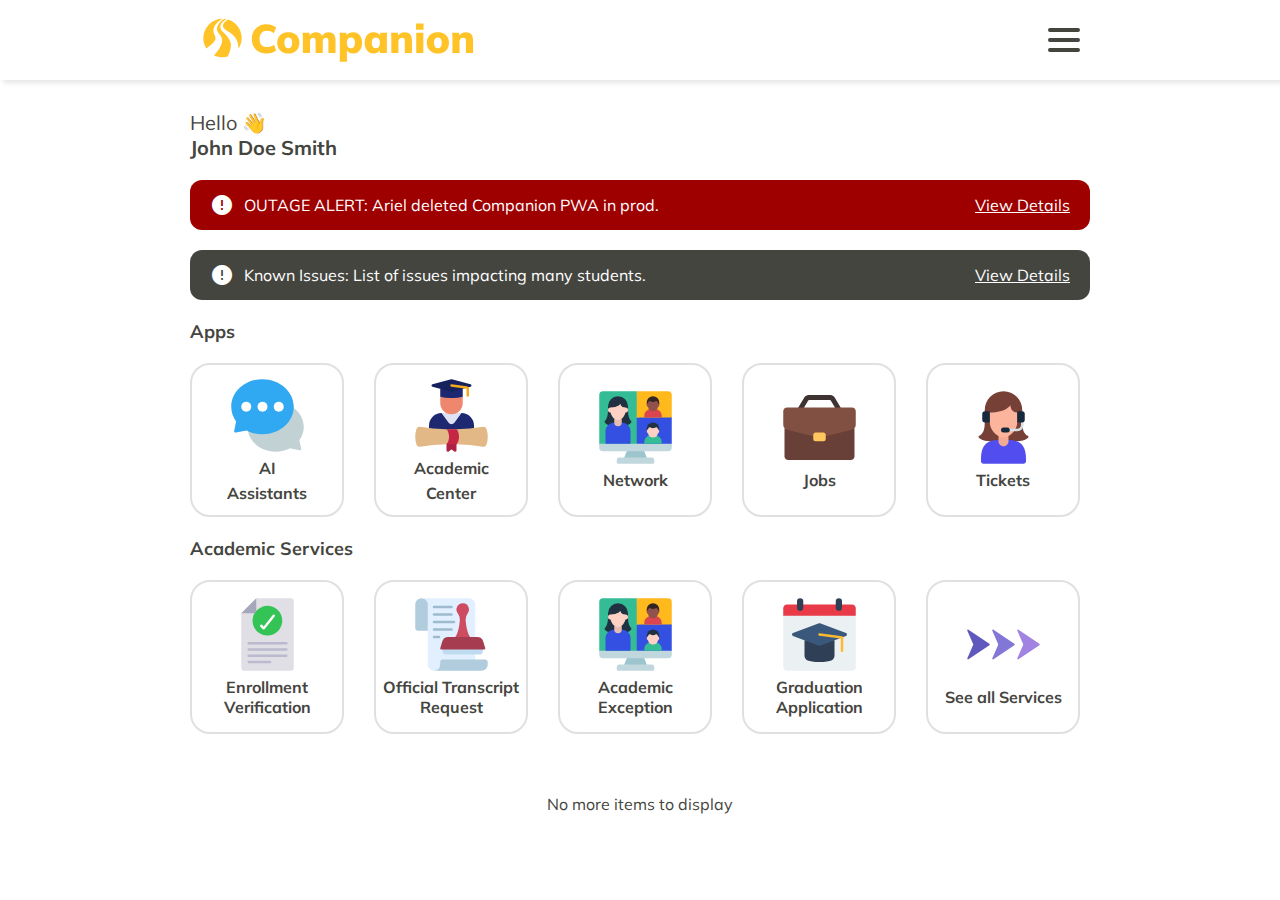
<file: index.html>
<!DOCTYPE html>
<html>

<head>
  <meta charset="UTF-8" />
  <title>Companion</title>
  <link rel="stylesheet" href="style.css" />
  <script src="script.js"></script>
  <link href="https://fonts.googleapis.com/icon?family=Material+Icons" rel="stylesheet" />
  <link href="https://fonts.googleapis.com/css2?family=Mulish:wght@400;700&display=swap" rel="stylesheet" />
</head>

<body>

  <!-- Header and Navigation  -->
  <nav>
    <div class="logo">
      <img src="src/logo.svg" alt="Companion" />
    </div>
    <ul>
      <li>
        <a href="#">Home</a>
      </li>
      <li>
        <a href="#">Academic Center</a>
      </li>
      <li>
        <a href="#">Apps</a>
      </li>
      <li>
        <a href="#"><span class="material-icons">settings</span></a>
      </li>
    </ul>

    <div class="hamburger" id="hamburger-menu">
      <span></span>
      <span></span>
      <span></span>
    </div>
  </nav>

  <!-- <span class="material-icons">home</span>
<span class="material-icons">school</span>
<span class="material-icons">widgets</span>
<span class="material-icons">account_circle</span> -->


  <div id="profileModal" class="modal">
    <div class="modal-content">
      <span class="close" id="closeProfileModal">&times;</span>
      <h2>Settings</h2>
      <ul class="profile-options">
        <li>
          <a href="">Language</a>
        </li>
        <li><a href="">Account</a></li>
        <hr>
        <li><a href="">Sign Out</a></li>
      </ul>
    </div>
  </div>



  <section class="main">
    <div class="main-box">

      <div class="welcome">
        <p class="hellomessage">Hello &#128075;</p>
        <p class="username">John Doe Smith</p>
      </div>
      </br>

      <div class="outageBanner">
        <span class="material-icons">error</span>
        <p>OUTAGE ALERT: Ariel deleted Companion PWA in prod.</p>
        <p class="actionButton">
          <a href="">View Details</a>
        </p>
      </div>
      <br />

      <div class="knownIssuesBanner">
        <span class="material-icons">error</span>
        <p>Known Issues: List of issues impacting many students.</p>
        <p class="actionButton">
          <a href="">View Details</a>
        </p>
      </div>
      <br />

      <p class="subheaders">Apps</p>
      <div class="apps-row">
        <div class="app">
          <img src="./src/flaticon/live-chat.svg" alt="AI Assistants" />
          <p>AI</p>
          <p>Assistants</p>
        </div>
        <div class="app">
          <img src="./src/flaticon/004-graduate.svg" alt="Academic Center" />
          <p>Academic</p>
          <p>Center</p>
        </div>
        <div class="app">
          <img src="./src/flaticon/webinar.svg" alt="Network" />
          <p>Network</p>
        </div>
        <div class="app">
          <img src="./src/flaticon/003-briefcase.svg" alt="Jobs" />
          <p>Jobs</p>
        </div>
        <div class="app">
          <img src="./src/flaticon/092-customer support.svg" alt="Tickets" />
          <p>Tickets</p>
        </div>
      </div>
      <br />

      <p class="subheaders">Academic Services</p>
      <div class="apps-row">
        <div class="app">
          <img src="./src/flaticon/document.svg" alt="Enrollment Verification" />
          <p>Enrollment Verification</p>
        </div>

        <div class="app">
          <img src="./src/flaticon/stamp-tool.svg" alt="Official Transcript Request" />
          <p>Official Transcript Request</p>
        </div>
        <div class="app">
          <img src="./src/flaticon/webinar.svg" alt="Academic Exception" />
          <p>Academic Exception</p>
        </div>

        <div class="app">
          <img src="./src/flaticon/graduation-date.svg" alt="Graduation Application" />
          <p>Graduation Application</p>
        </div>
        <div class="app">
          <img src="./src/flaticon/three-arrows.svg" alt="See all" />
          <p>See all Services</p>
        </div>
      </div>
    </div>

    <footer>
      <p>No more items to display</p>
    </footer>

  </section>
</body>

</html>
</file>
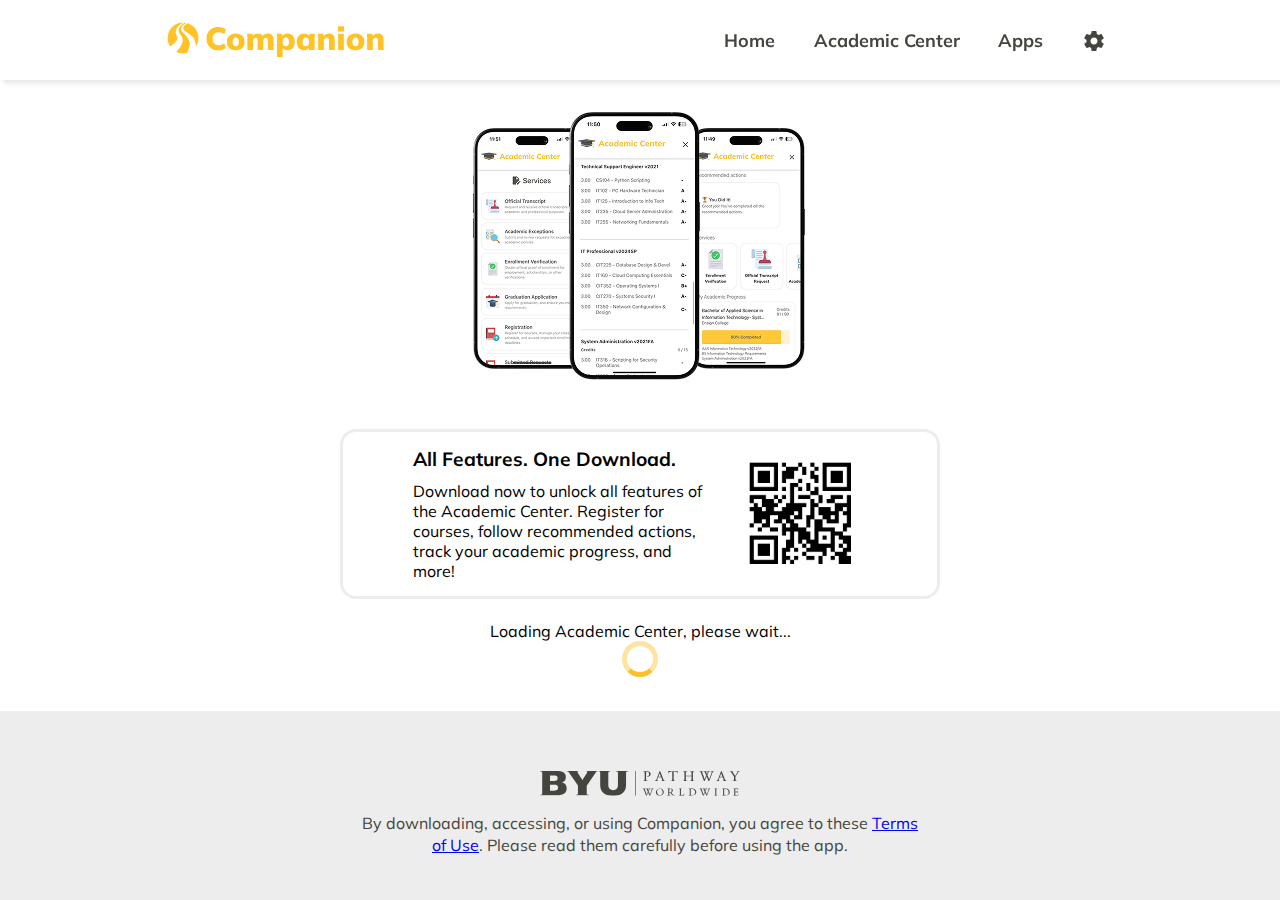
<file: academicCenter.html>
<!DOCTYPE html>
<html lang="en">

<head>
    <meta charset="UTF-8" />
    <meta name="viewport" content="width=device-width, initial-scale=1" />
    <title>Academic Center</title>
    <link rel="icon" href="src/logos/favicon.ico" type="image/x-icon" />
    <link rel="stylesheet" href="CSS/style.css" />

    <link href="https://fonts.googleapis.com/icon?family=Material+Icons" rel="stylesheet" />
    <link href="https://fonts.googleapis.com/css2?family=Material+Symbols+Outlined" rel="stylesheet" />
    <link href="https://fonts.googleapis.com/css2?family=Mulish:wght@400;700&display=swap" rel="stylesheet" />

</head>

<body class="body-download">

    <!-- Header and Navigation  -->
    <nav>
        <div class="logo">
            <a href="index.html"><img src="src/logos/logo.svg" alt="Companion" /></a>
        </div>
        <ul>
            <li>
                <a href="index.html">Home</a>
            </li>
            <li>
                <a href="academicCenter.html">Academic Center</a>
            </li>
            <li>
                <a href="apps.html">Apps</a>
            </li>
            <hr class="menu-hr">
            <li class="menu-hidden">
               <a href="profile.html">Profile</a>
            </li>
            <li class="menu-hidden">
                <a href="#">Account</a>
            </li>
            <hr class="menu-hr">
            <li class="menu-hidden">
                <a href="signIn.html" class="alert">Sign Out</a>
            </li>
              <li class="menu-hidden-mobile desktop-only">
                <a href="#" class="settings-menu"><span class="material-icons">settings</span></a>
            </li>
        </ul>
        <!--Hamburguer Menu-->
        <div class="hamburger" id="hamburger-menu">
            <span></span>
            <span></span>
            <span></span>
        </div>

    </nav>
    <div id="profileModal" class="modal">
        <div class="modal-content">
            <span class="close" id="closeProfileModal">&times;</span>

            <ul class="profile-options">
                <li>
                    <a href="profile.html"><span class="material-icons">account_circle</span> Edit Profile</a>
                </li>
                <li>
                    <a href=""><span class="material-icons">settings</span> Settings</a>
                </li>
                <li><a href="signIn.html"><span class="material-symbols-outlined">logout</span> Sign Out</a></li>
            </ul>
        </div>
    </div>

    <main class="main  main-box-download">
        <div class="main-box">
            <div class="ac download-box">
                <img src="./src/ads/app-phone.png" alt="Download Companion on Phone Academic Center">
                <div class="download-text mobile-only">
                    <h2>All Features. One Download.</h2>
                    <p clas>Download now to unlock all features of the Academic Center. Register for courses, follow
                        recommended actions, track your academic progress, and more!</p>
                </div>
                <div class="badges-box mobile-only">
                    <img src="./src/badges/GetItOnGooglePlay_Badge_Web_color_English 1.svg" alt="Google Play Badge">
                    <img src="./src/badges/Download_on_the_App_Store_Badge_US-UK_RGB_blk_092917 1.png"
                        alt="App Store Badge">
                </div>

                <div class="signIn-download-desktop  downloadApp-box desktop-only">
                    <div class="border-box border-box-ac"></div>

                    <div class="download-text ac-download-text desktop-only">

                        <h2>All Features. One Download.</h2>
                        <p clas>Download now to unlock all features of the Academic Center. Register for courses, follow
                            recommended actions, track your academic progress, and more!</p>
                    </div>
                    <div class="qr-box desktop-only">
                        <img src="./src/ads/qr-code.svg" alt="Companion app QR Code">
                    </div>
                </div>
                <!-- Loading Screen -->
                <div class="loading-box">
                    <div id="loading-screen">
                        <p>Loading Academic Center, please wait...</p>
                        <div class="spinner"></div>
                    </div>

                    <div id="button-box" class="button-box" style="display: none;">
                        <a href="academicProgress.html"> <button class="signIn-button ac-web-button">Use web
                                version</button></a>
                    </div>
                </div>

            </div>

        </div>
        </div>
    </main>
    <footer class="signIn-footer ">
        <div class="byu-logo-footer">
            <img src="./src/logos/byu-logo-footer.svg" alt="BYU Pathway Worldwide" />

            <p>By downloading, accessing, or using Companion, you agree to these <a href="#">Terms of Use</a>. Please
                read
                them carefully before using the app.</p>
        </div>
    </footer>

    <script src="JS/script.js"></script>
</body>

</html>
</file>
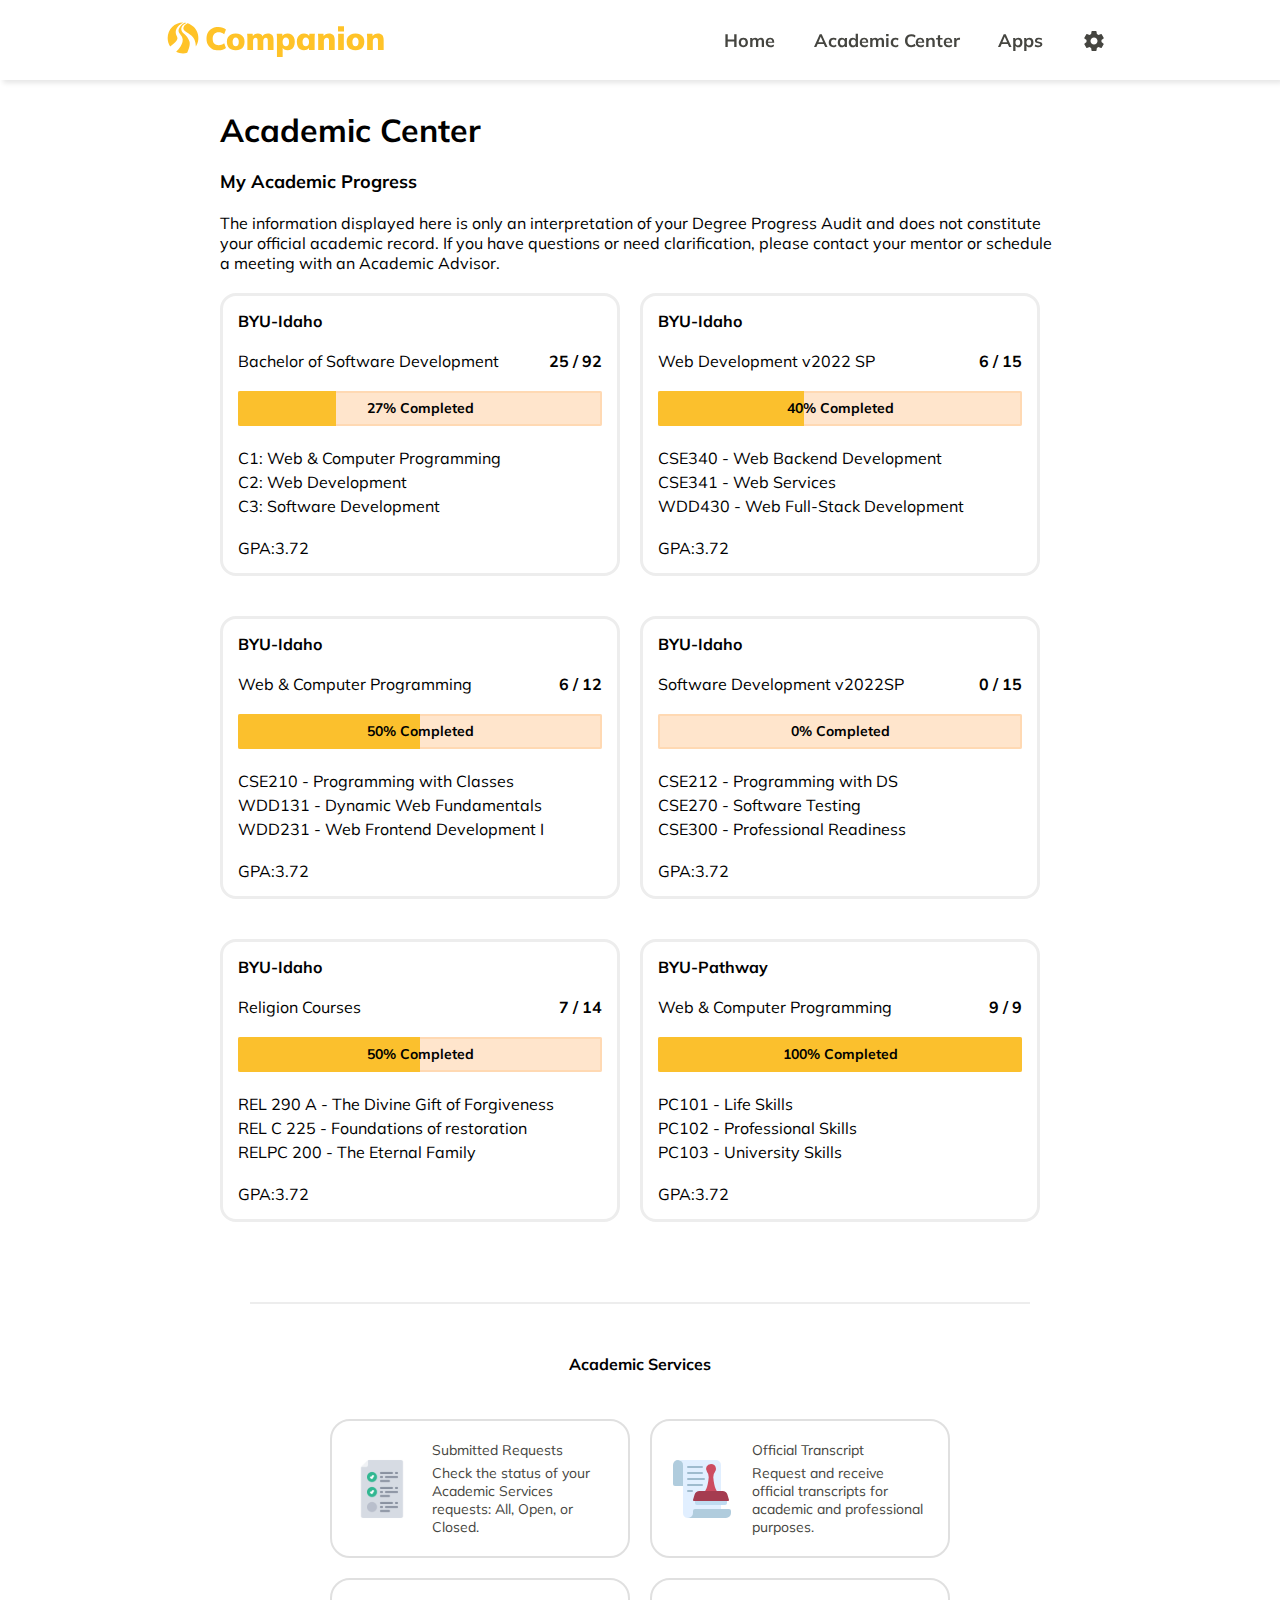
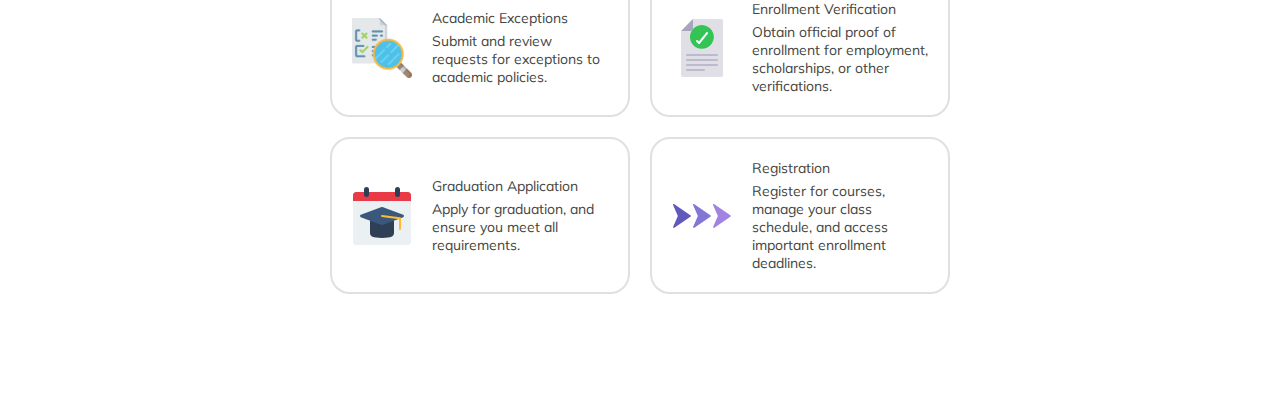
<file: academicProgress.html>
<!DOCTYPE html>
<html lang="en">

<head>
  <meta charset="UTF-8" />
  <meta name="viewport" content="width=device-width, initial-scale=1" />
  <title>Academic Progress</title>
  <link rel="icon" href="src/logos/favicon.ico" type="image/x-icon" />
  <link rel="stylesheet" href="CSS/style.css" />
  <script src="JS/script.js"></script>
  <link href="https://fonts.googleapis.com/icon?family=Material+Icons" rel="stylesheet" />
  <link href="https://fonts.googleapis.com/css2?family=Material+Symbols+Outlined" rel="stylesheet" />
  <link href="https://fonts.googleapis.com/css2?family=Mulish:wght@400;700&display=swap" rel="stylesheet" />

</head>

<body>

  <!-- Header and Navigation  -->
  <nav>
    <div class="logo">
      <a href="index.html"><img src="src/logos/logo.svg" alt="Companion" /></a>
    </div>
    <ul>
      <li>
        <a href="index.html">Home</a>
      </li>
      <li>
        <a href="academicCenter.html">Academic Center</a>
      </li>
      <li>
        <a href="apps.html">Apps</a>
      </li>
      <hr class="menu-hr">
      <li class="menu-hidden">
        <a href="profile.html">Profile</a>
      </li>
      <li class="menu-hidden">
        <a href="#">Account</a>
      </li>
      <hr class="menu-hr">
      <li class="menu-hidden">
        <a href="signIn.html" class="alert">Sign Out</a>
      </li>
      <li class="menu-hidden-mobile">
        <a href="#" class="settings-menu"><span class="material-icons">settings</span></a>
      </li>
    </ul>
    <!--Hamburguer Menu-->
    <div class="hamburger" id="hamburger-menu">
      <span></span>
      <span></span>
      <span></span>
    </div>

  </nav>
  <div id="profileModal" class="modal">
    <div class="modal-content">
      <span class="close" id="closeProfileModal">&times;</span>

      <ul class="profile-options">
        <li>
          <a href="profile.html"><span class="material-icons">account_circle</span> Edit Profile</a>
        </li>
        <li>
          <a href=""><span class="material-icons">settings</span> Settings</a>
        </li>
        <li><a href="signIn.html"><span class="material-symbols-outlined">logout</span> Sign Out</a></li>
      </ul>
    </div>
  </div>

  <main class="main">
    <div class="main-box">
      <h1 class="subheaders titles">Academic Center</h1>
      <br>
      <h2>My Academic Progress</h2>
      <br>
      <p>The information displayed here is only an interpretation of your Degree Progress Audit and does not constitute
        your official academic record. If you have questions or need clarification, please contact your mentor or
        schedule a meeting with an Academic Advisor.</p>
      <div class="ac-container">
        <div class="ac-progress-box">
          <p class="university-title">BYU-Idaho</p>
          <div class="ac-name-credits">
            <p class="bachelors-name">Bachelor of Software Development</p>
            <p class="total-credits">25 / 92</p>
          </div>
          <div class="ac-progress-bar-box">
            <div class="ac-progress-bar"></div>
            <p class="progress-bar-text">0% Completed</p>
          </div>

          <div class="ac-content-description">
            <p class="certificates certificate-1">C1: Web & Computer Programming</p>
            <p class="certificates certificate-2">C2: Web Development </p>
            <p class="certificates certificate-3">C3: Software Development </p>
          </div>
          <p class="ac-gpa">GPA:3.72</p>
        </div>
        <div class="ac-progress-box">
          <p class="university-title">BYU-Idaho</p>
          <div class="ac-name-credits">
            <p class="bachelors-name">Web Development v2022 SP</p>
            <p class="total-credits">6 / 15</p>
          </div>
          <div class="ac-progress-bar-box">
            <div class="ac-progress-bar"></div>
            <p class="progress-bar-text">0% Completed</p>
          </div>

          <div class="ac-content-description">
            <p class="certificates certificate-1">CSE340 - Web Backend Development</p>
            <p class="certificates certificate-2">CSE341 - Web Services </p>
            <p class="certificates certificate-3">WDD430 - Web Full-Stack Development </p>
          </div>
          <p class="ac-gpa">GPA:3.72</p>
        </div>
        <div class="ac-progress-box">
          <p class="university-title">BYU-Idaho</p>
          <div class="ac-name-credits">
            <p class="bachelors-name">Web & Computer Programming </p>
            <p class="total-credits">6 / 12</p>
          </div>
          <div class="ac-progress-bar-box">
            <div class="ac-progress-bar"></div>
            <p class="progress-bar-text">0% Completed</p>
          </div>

          <div class="ac-content-description">
            <p class="certificates certificate-1">CSE210 - Programming with Classes</p>
            <p class="certificates certificate-2">WDD131 - Dynamic Web Fundamentals </p>
            <p class="certificates certificate-3">WDD231 - Web Frontend Development I </p>
          </div>
          <p class="ac-gpa">GPA:3.72</p>
        </div>
        <div class="ac-progress-box">
          <p class="university-title">BYU-Idaho</p>
          <div class="ac-name-credits">
            <p class="bachelors-name">Software Development v2022SP</p>
            <p class="total-credits">0 / 15</p>
          </div>
          <div class="ac-progress-bar-box">
            <div class="ac-progress-bar"></div>
            <p class="progress-bar-text">0% Completed</p>
          </div>

          <div class="ac-content-description">
            <p class="certificates certificate-1">CSE212 - Programming with DS</p>
            <p class="certificates certificate-2">CSE270 - Software Testing</p>
            <p class="certificates certificate-3">CSE300 - Professional Readiness </p>
          </div>
          <p class="ac-gpa">GPA:3.72</p>
        </div>
        <div class="ac-progress-box">
          <p class="university-title">BYU-Idaho</p>
          <div class="ac-name-credits">
            <p class="bachelors-name">Religion Courses </p>
            <p class="total-credits">7 / 14</p>
          </div>
          <div class="ac-progress-bar-box">
            <div class="ac-progress-bar"></div>
            <p class="progress-bar-text">0% Completed</p>
          </div>

          <div class="ac-content-description">
            <p class="certificates certificate-1">REL 290 A - The Divine Gift of Forgiveness </p>
            <p class="certificates certificate-2">REL C 225 - Foundations of restoration </p>
            <p class="certificates certificate-3">RELPC 200 - The Eternal Family </p>
          </div>
          <p class="ac-gpa">GPA:3.72</p>
        </div>
        <div class="ac-progress-box">
          <p class="university-title">BYU-Pathway</p>
          <div class="ac-name-credits">
            <p class="bachelors-name">Web & Computer Programming </p>
            <p class="total-credits">9 / 9</p>
          </div>
          <div class="ac-progress-bar-box">
            <div class="ac-progress-bar"></div>
            <p class="progress-bar-text">0% Completed</p>
          </div>

          <div class="ac-content-description">
            <p class="certificates certificate-1">PC101 - Life Skills</p>
            <p class="certificates certificate-2">PC102 - Professional Skills</p>
            <p class="certificates certificate-3">PC103 - University Skills</p>
          </div>
          <p class="ac-gpa">GPA:3.72</p>
        </div>
      </div>



      <div class="main-box desktop-only">
        <div class="apps-services-main">

          <hr class="section-divider" />

          <p class="subheaders  title-apps">Academic Services</p>
          <div class="services-grid">
            <div class="service-card">
              <img src="./src/flaticon/task-list.svg" alt="Submitted Requests" />
              <div class="services-text">
                <p class="service-title">Submitted Requests</p>
                <p class="service-desc">Check the status of your Academic Services requests: All, Open, or Closed.</p>
              </div>
            </div>
            <div class="service-card">
              <img src="./src/flaticon/stamp-tool.svg" alt="Official Transcript" />
              <div class="services-text">
                <p class="service-title">Official Transcript</p>
                <p class="service-desc">Request and receive official transcripts for academic and professional purposes.
                </p>
              </div>
            </div>
            <div class="service-card">
              <img src="./src/flaticon/search-Icon.svg" alt="Academic Exceptions" />
              <div class="services-text">
                <p class="service-title">Academic Exceptions</p>
                <p class="service-desc">Submit and review requests for exceptions to academic policies.</p>
              </div>
            </div>
            <div class="service-card">
              <img src="./src/flaticon/document.svg" alt="Enrollment Verification" />
              <div class="services-text">
                <p class="service-title">Enrollment Verification</p>
                <p class="service-desc">Obtain official proof of enrollment for employment, scholarships, or other
                  verifications.</p>
              </div>
            </div>
            <div class="service-card">
              <img src="./src/flaticon/graduation-date.svg" alt="Graduation Application" />
              <div class="services-text">
                <p class="service-title">Graduation Application</p>
                <p class="service-desc">Apply for graduation, and ensure you meet all requirements.</p>
              </div>
            </div>
            <div class="service-card">
              <img src="./src/flaticon/three-arrows.svg" alt="Registration" />
              <div class="services-text">
                <p class="service-title">Registration</p>
                <p class="service-desc">Register for courses, manage your class schedule, and access important
                  enrollment
                  deadlines.</p>
              </div>
            </div>
          </div>
        </div>
      </div>

    </div>
    <footer></footer>
  </main>

</body>

</html>
</file>
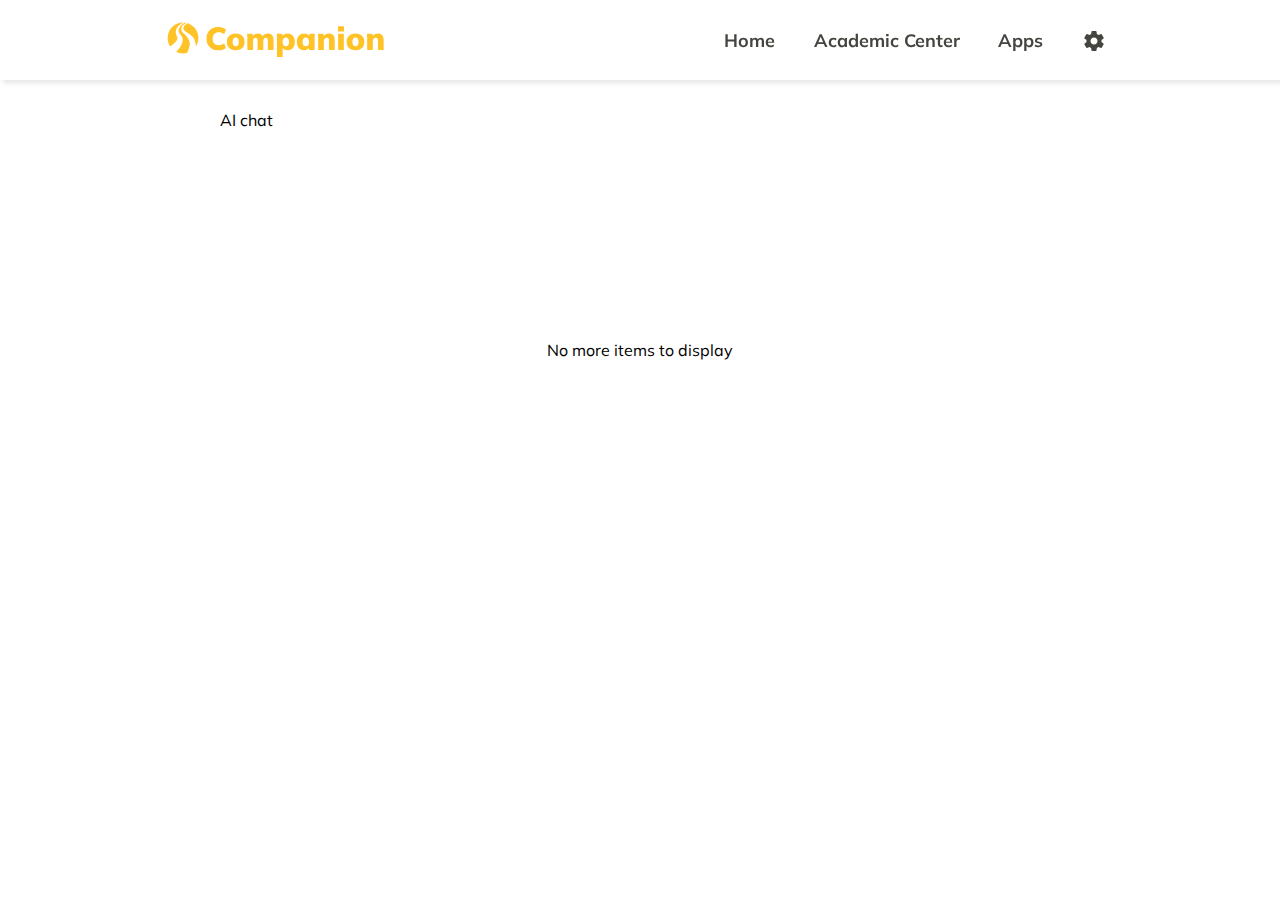
<file: aiAssistants.html>
<!DOCTYPE html>
<html lang="en">

<head>
    <meta charset="UTF-8" />
    <meta name="viewport" content="width=device-width, initial-scale=1" />
    <title>AI assitant</title>
    <link rel="icon" href="src/logos/favicon.ico" type="image/x-icon" />
    <link rel="stylesheet" href="CSS/style.css" />
    <script src="JS/script.js"></script>
    <link href="https://fonts.googleapis.com/icon?family=Material+Icons" rel="stylesheet" />
    <link href="https://fonts.googleapis.com/css2?family=Material+Symbols+Outlined" rel="stylesheet" />
    <link href="https://fonts.googleapis.com/css2?family=Mulish:wght@400;700&display=swap" rel="stylesheet" />

</head>

<body>

    <!-- Header and Navigation  -->
    <nav>
        <div class="logo">
            <a href="index.html"><img src="src/logos/logo.svg" alt="Companion" /></a>
        </div>
        <ul>
            <li>
                <a href="index.html">Home</a>
            </li>
            <li>
                <a href="#">Academic Center</a>
            </li>
            <li>
                <a href="apps.html">Apps</a>
            </li>
            <hr class="menu-hr">
            <li class="menu-hidden">
               <a href="profile.html">Profile</a>
            </li>
            <li class="menu-hidden">
                <a href="#">Account</a></li>
            <hr class="menu-hr">
            <li class="menu-hidden">
                <a href="signIn.html" class="alert">Sign Out</a></li>
            <li class="menu-hidden-mobile">
                <a href="#" class="settings-menu"><span class="material-icons">settings</span></a>
            </li>
        </ul>
        <!--Hamburguer Menu-->
        <div class="hamburger" id="hamburger-menu">
            <span></span>
            <span></span>
            <span></span>
        </div>

    </nav>
    <div id="profileModal" class="modal">
        <div class="modal-content">
            <span class="close" id="closeProfileModal">&times;</span>

            <ul class="profile-options">
                <li>
                   <a href="profile.html"><span class="material-icons">account_circle</span> Edit Profile</a>
                </li>
                <li>
                    <a href=""><span class="material-icons">settings</span> Settings</a>
                </li>
                <li><a href="signIn.html"><span class="material-symbols-outlined">logout</span> Sign Out</a></li>
            </ul>
        </div>
    </div>

  <main class="main">
    <div class="main-box">

      AI chat
      <iframe
        src="https://copilotstudio.microsoft.com/environments/4331f3be-bfc6-ed6f-b9ee-7410bd34a10c/bots/cr0d1_companionCopilot/webchat?__version__=2"
        frameborder="0" style="width: 100%; height: 100%;"></iframe>

    </div>

    <footer>
      <p>No more items to display</p>
    </footer>

  </main>
</body>

</html>
</file>
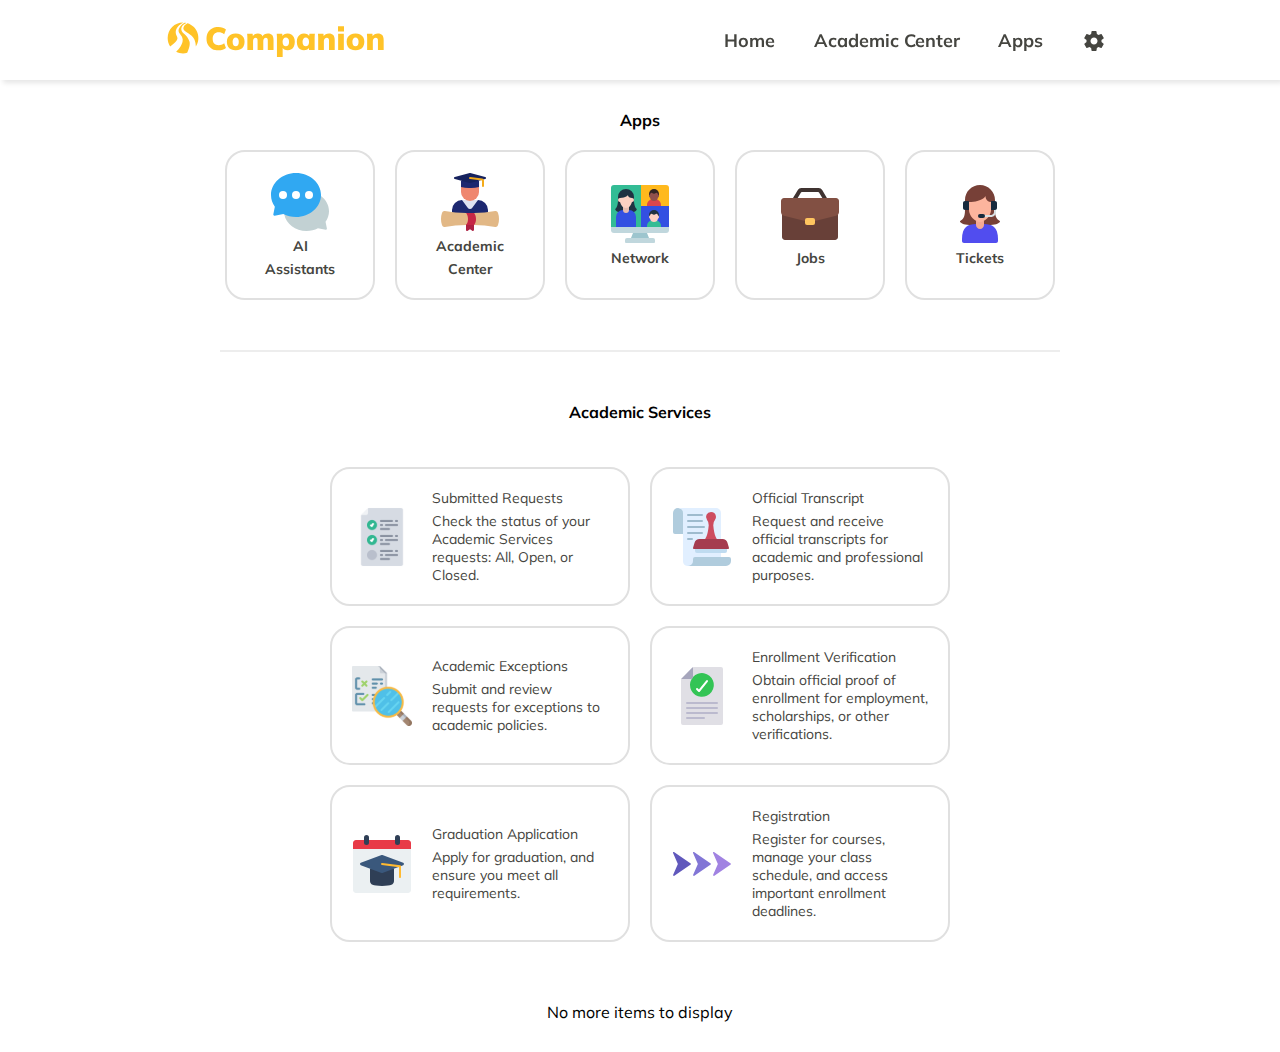
<file: apps.html>
<!DOCTYPE html>
<html lang="en">

<head>
  <meta charset="UTF-8" />
  <meta name="viewport" content="width=device-width, initial-scale=1" />
  <title>Apps</title>
  <link rel="icon" href="src/logos/favicon.ico" type="image/x-icon" />
  <link rel="stylesheet" href="CSS/style.css" />
  <script src="JS/script.js"></script>
  <link href="https://fonts.googleapis.com/icon?family=Material+Icons" rel="stylesheet" />
  <link href="https://fonts.googleapis.com/css2?family=Material+Symbols+Outlined" rel="stylesheet" />
  <link href="https://fonts.googleapis.com/css2?family=Mulish:wght@400;700&display=swap" rel="stylesheet" />
</head>

<body class="apps-page">

  <!-- Header and Navigation  -->

  <nav>
    <div class="logo">

      <a href="index.html"><img src="src/logos/logo.svg" alt="Companion" /></a>
    </div>
    <ul>
      <li>
        <a href="index.html">Home</a>
      </li>
      <li>
       <a href="academicCenter.html">Academic Center</a>
      </li>
      <li>
        <a href="apps.html">Apps</a>
      </li>
      <hr class="menu-hr">
      <li class="menu-hidden">
        <a href="#">Profile</a>
      </li>
      <li class="menu-hidden">
        <a href="#">Account</a></li>
      <hr class="menu-hr">
      <li class="menu-hidden">
        <a href="signIn.html" class="alert">Sign Out</a></li>

      <li class="menu-hidden-mobile">
        <a href="#" class="settings-menu"><span class="material-icons">settings</span></a>
      </li>
    </ul>
    <!--Hamburguer Menu-->
    <div class="hamburger" id="hamburger-menu">
      <span></span>
      <span></span>
      <span></span>
    </div>

  </nav>
  <!--Modal Desktop-->
  <div id="profileModal" class="modal">
    <div class="modal-content">
      <span class="close" id="closeProfileModal">&times;</span>

      <ul class="profile-options">
        <li>
           <a href="profile.html"><span class="material-icons">account_circle</span> Edit Profile</a>
        </li>

        <li>
          <a href=""><span class="material-icons">settings</span> Settings</a>
        </li>
        <li><a href="signIn.html"><span class="material-symbols-outlined">logout</span> Sign Out</a></li>
      </ul>
    </div>
  </div>

  <main class="main">
    <div class="main-box">
      <div class="apps-services-main">
        <p class="subheaders title-apps">Apps</p>
        <div class="apps-row">
          <a href="aiAssistants.html" class="app-link">
            <div class="app">
              <img src="./src/flaticon/live-chat.svg" alt="AI Assistants" />
              <p>AI</p>
              <p>Assistants</p>
            </div>
          </a>
          <a href="academicCenter.html" class="app-link">
            <div class="app">
              <img src="./src/flaticon/004-graduate.svg" alt="Academic Center" />
              <p>Academic</p>
              <p>Center</p>
            </div>
          </a>
          <a href="network.html" class="app-link">
            <div class="app">
              <img src="./src/flaticon/webinar.svg" alt="Network" />
              <p>Network</p>
            </div>
          </a>
          <a href="jobs.html" class="app-link">
            <div class="app">
              <img src="./src/flaticon/003-briefcase.svg" alt="Jobs" />
              <p>Jobs</p>
            </div>
          </a>
          <a href="tickets.html" class="app-link">
            <div class="app">
              <img src="./src/flaticon/092-customer-support.svg" alt="Tickets" />
              <p>Tickets</p>
            </div>
          </a>

        </div>
        <hr class="section-divider" />

        <p class="subheaders  title-apps">Academic Services</p>
        <div class="services-grid">
          <div class="service-card">
            <img src="./src/flaticon/task-list.svg" alt="Submitted Requests" />
            <div class="services-text">
              <p class="service-title">Submitted Requests</p>
              <p class="service-desc">Check the status of your Academic Services requests: All, Open, or Closed.</p>
            </div>
          </div>
          <div class="service-card">
            <img src="./src/flaticon/stamp-tool.svg" alt="Official Transcript" />
            <div class="services-text">
              <p class="service-title">Official Transcript</p>
              <p class="service-desc">Request and receive official transcripts for academic and professional purposes.
              </p>
            </div>
          </div>
          <div class="service-card">
            <img src="./src/flaticon/search-Icon.svg" alt="Academic Exceptions" />
            <div class="services-text">
              <p class="service-title">Academic Exceptions</p>
              <p class="service-desc">Submit and review requests for exceptions to academic policies.</p>
            </div>
          </div>
          <div class="service-card">
            <img src="./src/flaticon/document.svg" alt="Enrollment Verification" />
            <div class="services-text">
              <p class="service-title">Enrollment Verification</p>
              <p class="service-desc">Obtain official proof of enrollment for employment, scholarships, or other
                verifications.</p>
            </div>
          </div>
          <div class="service-card">
            <img src="./src/flaticon/graduation-date.svg" alt="Graduation Application" />
            <div class="services-text">
              <p class="service-title">Graduation Application</p>
              <p class="service-desc">Apply for graduation, and ensure you meet all requirements.</p>
            </div>
          </div>
          <div class="service-card">
            <img src="./src/flaticon/three-arrows.svg" alt="Registration" />
            <div class="services-text">
              <p class="service-title">Registration</p>
              <p class="service-desc">Register for courses, manage your class schedule, and access important enrollment
                deadlines.</p>
            </div>
          </div>
        </div>
      </div>
    </div>

    <footer>
      <p>No more items to display</p>
    </footer>

  </main>
</body>

</html>
</file>
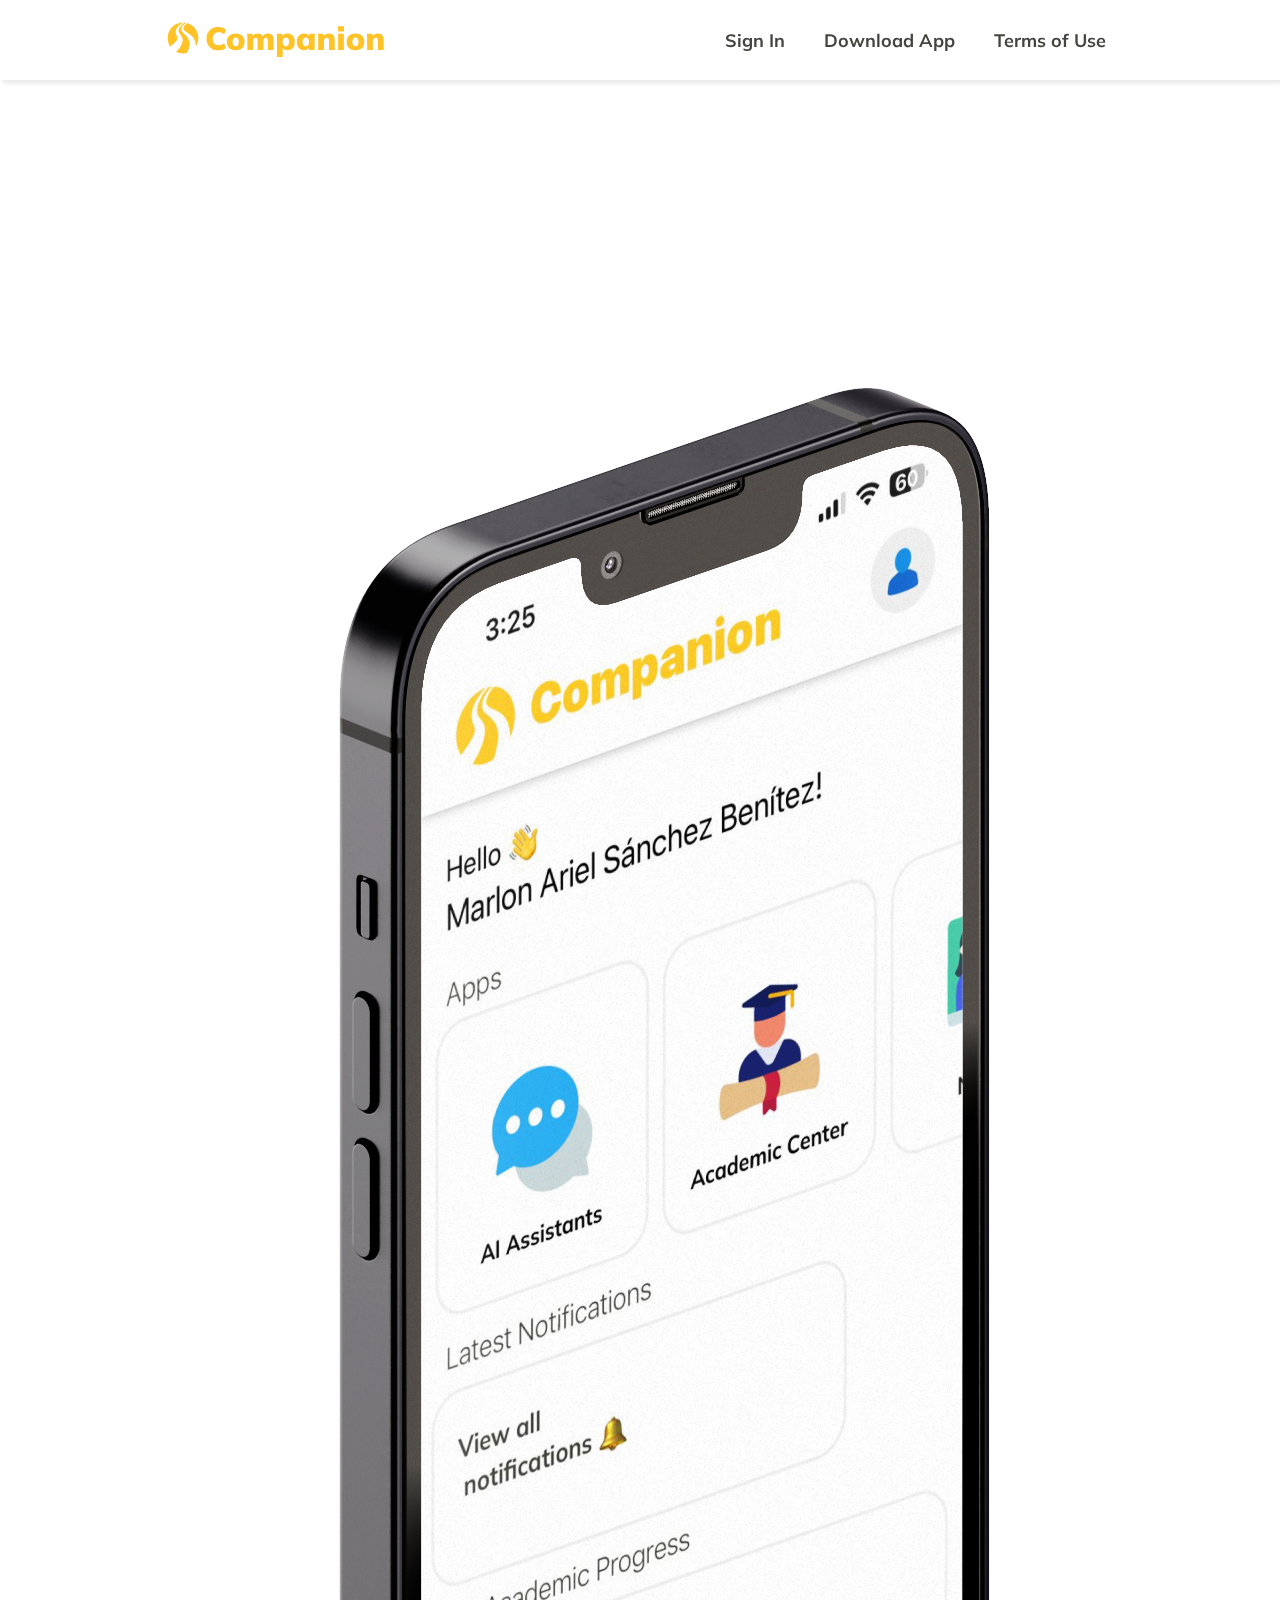
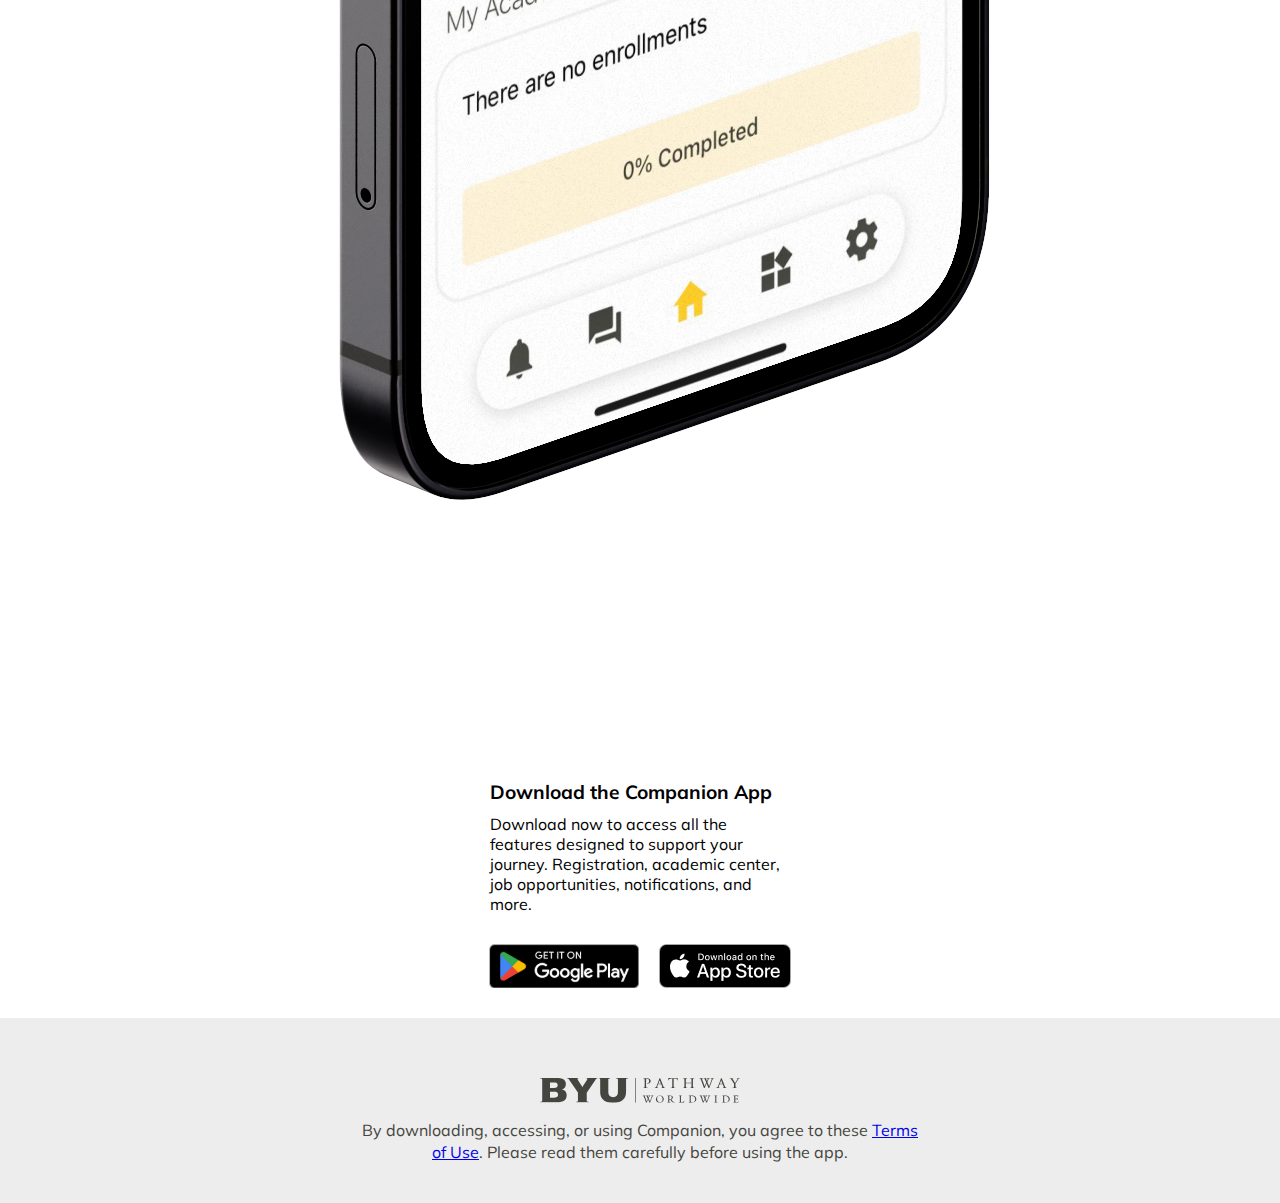
<file: downloadApp.html>
<!DOCTYPE html>
<html lang="en">

<head>
  <meta charset="UTF-8" />
  <meta name="viewport" content="width=device-width, initial-scale=1" />
  <title>Download App</title>
  <link rel="icon" href="src/logos/favicon.ico" type="image/x-icon" />
  <link rel="stylesheet" href="CSS/style.css" />
  <script src="JS/script.js"></script>
  <link href="https://fonts.googleapis.com/icon?family=Material+Icons" rel="stylesheet" />
  <link href="https://fonts.googleapis.com/css2?family=Mulish:wght@400;700&display=swap" rel="stylesheet" />
</head>

<body class="body-download">
  <!-- Header and Navigation  -->
  <nav>
    <div class="logo">
      <img src="src/logos/logo.svg" alt="Companion" />
    </div>
    <ul>
      <li>
        <a href="signIn.html">Sign In</a>
      </li>
      <li>
        <a href="downloadApp.html">Download App</a>
      </li>
      <li>
        <a href="#">Terms of Use</a>
      </li>
    </ul>
    <!--Hamburguer Menu-->
    <div class="hamburger" id="hamburger-menu">
      <span></span>
      <span></span>
      <span></span>
    </div>

  </nav>
  <main class="main  main-box-download">
    <div class="main-box">
      <div class="download-box">
        <img src="./src/ads/phone.png" alt="Download Companion on Phone">
        <div class="download-text">
          <h2>Download the Companion App</h2>
          <p>Download now to access all the features designed to support your journey. Registration, academic center,
            job opportunities, notifications, and more.</p>
        </div>
        <div class="badges-box">
          <img src="./src/badges/GetItOnGooglePlay_Badge_Web_color_English 1.svg" alt="Google Play Badge">
          <img src="./src/badges/Download_on_the_App_Store_Badge_US-UK_RGB_blk_092917 1.png" alt="App Store Badge">
        </div>
      </div>
    </div>
  </main>
  <footer class="signIn-footer ">
    <div class="byu-logo-footer">
      <img src="./src/logos/byu-logo-footer.svg" alt="BYU Pathway Worldwide" />

      <p>By downloading, accessing, or using Companion, you agree to these <a href="#">Terms of Use</a>. Please read
        them carefully before using the app.</p>
    </div>
  </footer>

</body>

</html>
</file>
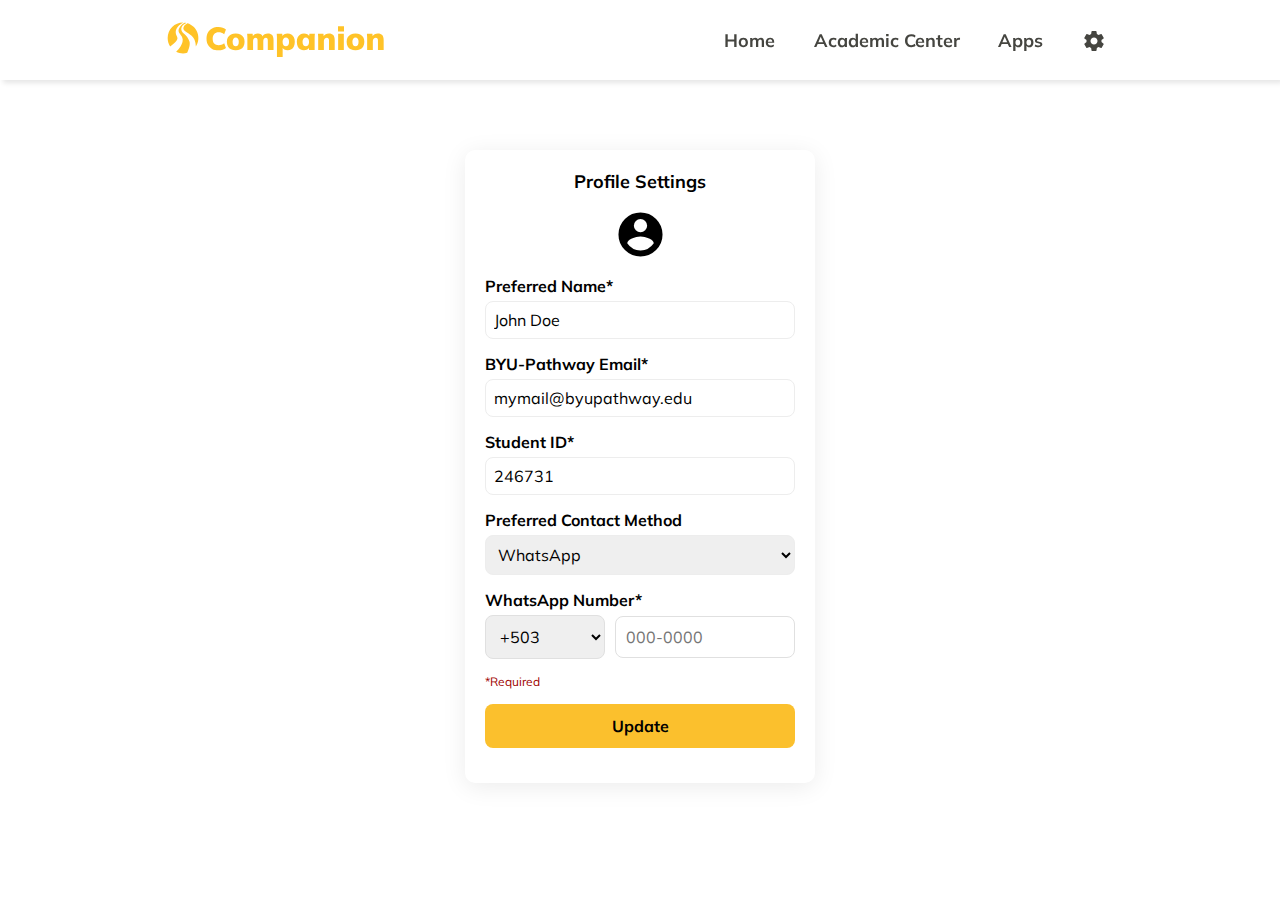
<file: profile.html>
<!DOCTYPE html>
<html lang="en">

<head>
    <meta charset="UTF-8" />
    <meta name="viewport" content="width=device-width, initial-scale=1" />
    <title>Profile</title>
    <link rel="icon" href="src/logos/favicon.ico" type="image/x-icon" />
    <link rel="stylesheet" href="CSS/style.css" />
    <script src="JS/script.js"></script>
    <link href="https://fonts.googleapis.com/icon?family=Material+Icons" rel="stylesheet" />
    <link href="https://fonts.googleapis.com/css2?family=Material+Symbols+Outlined" rel="stylesheet" />
    <link href="https://fonts.googleapis.com/css2?family=Mulish:wght@400;700&display=swap" rel="stylesheet" />

</head>

<body>

    <!-- Header and Navigation  -->
    <nav>
        <div class="logo">
            <a href="index.html"><img src="src/logos/logo.svg" alt="Companion" /></a>
        </div>
        <ul>
            <li>
                <a href="index.html">Home</a>
            </li>
            <li>
                <a href="academicCenter.html">Academic Center</a>
            </li>
            <li>
                <a href="apps.html">Apps</a>
            </li>
            <hr class="menu-hr">
            <li class="menu-hidden">
                  <a href="profile.html">Profile</a>
            </li>
            <li class="menu-hidden">
                <a href="#">Account</a></li>
            <hr class="menu-hr">
            <li class="menu-hidden">
                <a href="signIn.html" class="alert">Sign Out</a></li>
            <li class="menu-hidden-mobile desktop-only">
                <a href="#" class="settings-menu"><span class="material-icons">settings</span></a>
            </li>
        </ul>
        <!--Hamburguer Menu-->
        <div class="hamburger" id="hamburger-menu">
            <span></span>
            <span></span>
            <span></span>
        </div>

    </nav>
    <div id="profileModal" class="modal">
        <div class="modal-content">
            <span class="close" id="closeProfileModal">&times;</span>

            <ul class="profile-options">
                <li>
                    <a href="profile.html"><span class="material-icons">account_circle</span> Edit Profile</a>
                </li>
                <li>
                    <a href=""><span class="material-icons">settings</span> Settings</a>
                </li>
                <li><a href="signIn.html"><span class="material-symbols-outlined">logout</span> Sign Out</a></li>
            </ul>
        </div>
    </div>

    <main class="main">
        <div class="main-box">
             <div class="form-container">
     <div class="form-header">
    <h2>Profile Settings</h2>
    <span class="material-icons profile-icon" style="font-size: 3.3125rem">account_circle</span>
    </div>
    <form>
      <div class="form-group">
        <label for="name">Preferred Name*</label>
        <input type="text" id="name" name="name" value="John Doe" required />
      </div>
      <div class="form-group">
        <label for="email">BYU-Pathway Email*</label>
        <input type="email" id="email" name="email" value="mymail@byupathway.edu" required />
      </div>
      <div class="form-group">
        <label for="student-id">Student ID*</label>
        <input type="number" id="student-id" name="student-id" value="246731" required />
      </div>
      <div class="form-group">
        <label for="contact">Preferred Contact Method</label>
        <select id="contact" name="contact" required>
          <option value="WhatsApp" selected>WhatsApp</option>
          <option value="Email">Email</option>
          <option value="Phone">Phone</option>
        </select>
      </div>
      <div class="form-group whatsapp">
  <label for="whatsapp">WhatsApp Number*</label>
  <div class="phone-input-group">
    <select id="country-code" name="country-code" required>
      <option value="+503" selected>+503</option>
      <option value="+593">+57</option>
      <option value="+1">+1</option>
      <option value="+34">+34</option>
      <!-- Agrega más países si deseas -->
    </select>
    <input type="text" id="whatsapp" name="whatsapp" placeholder="000-0000" required />
  </div>
</div>
<p class="alert required">*Required</p>
      <div class="form-group">
        
        <input class="profile-update-button" type="submit" value="Update" />
      </div>
    </form>
  </div>


        </div>
        <footer></footer>
    </main>

</body>

</html>
</file>
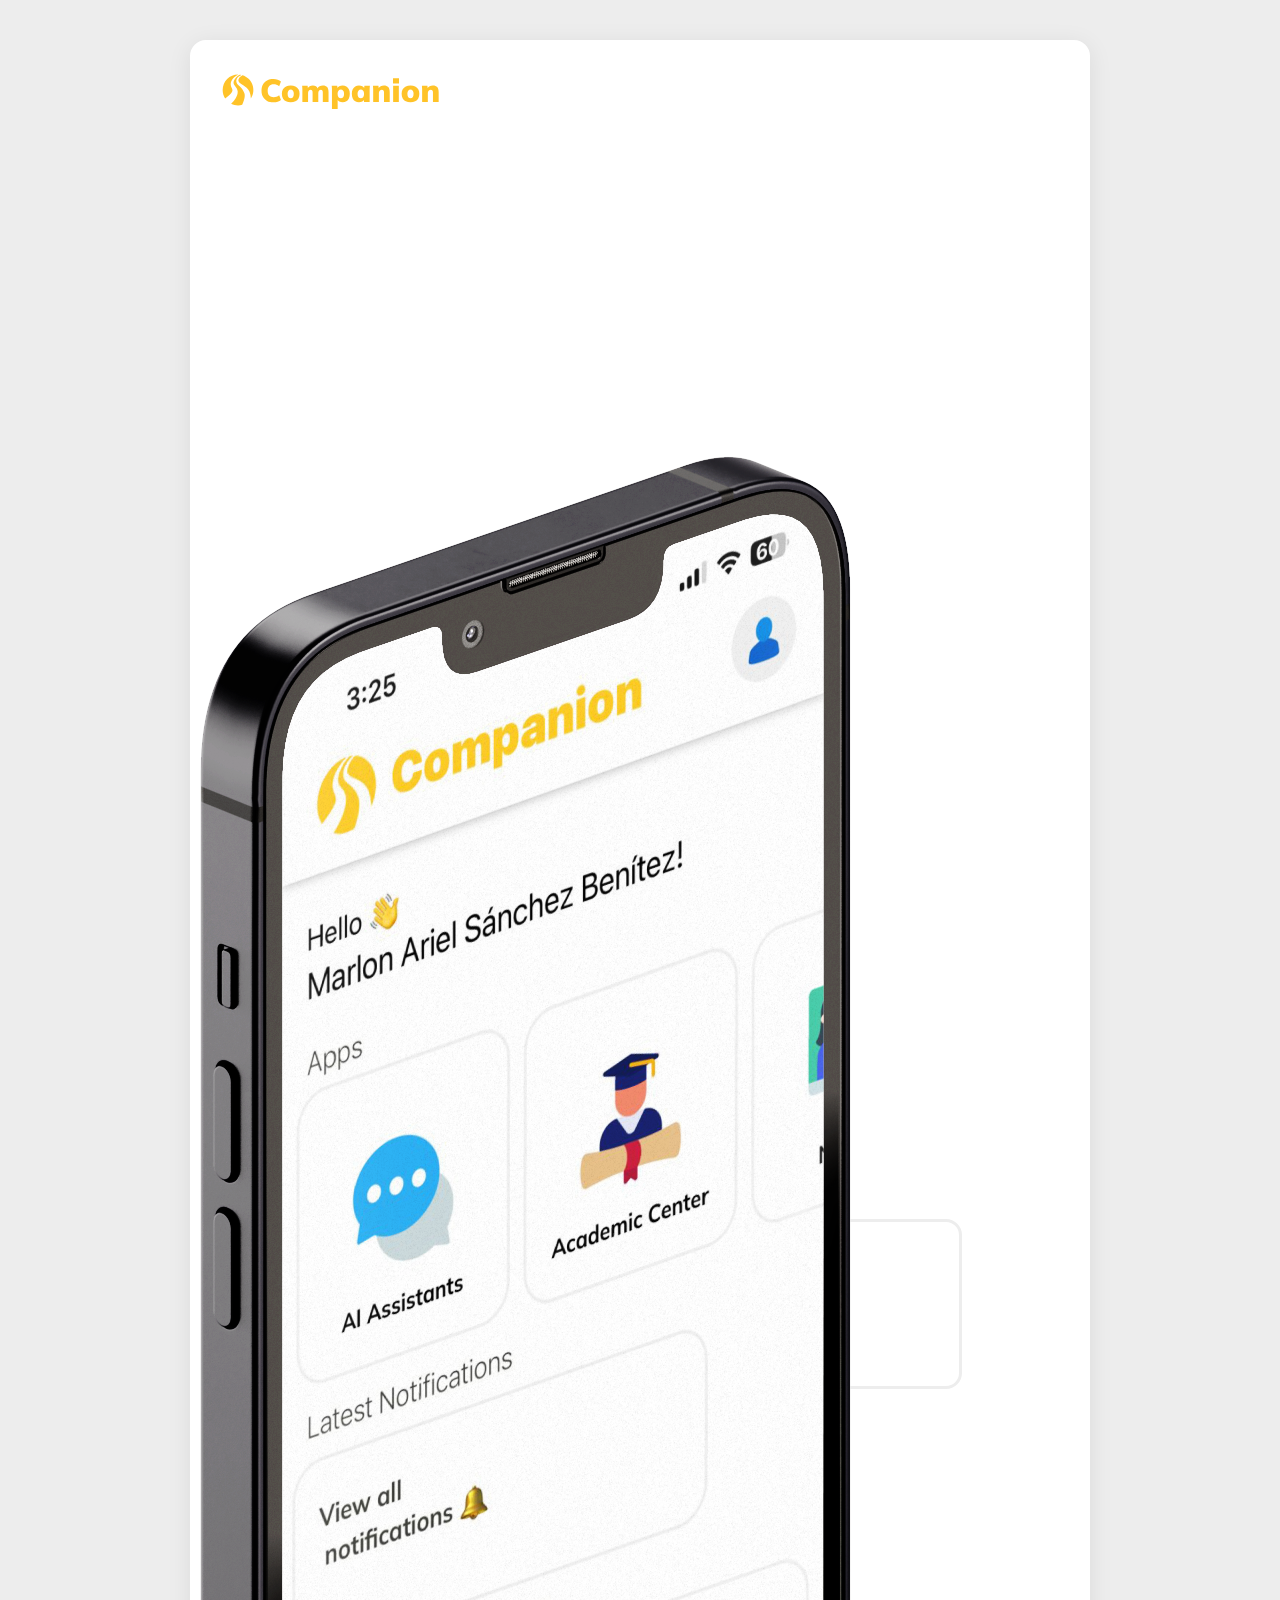
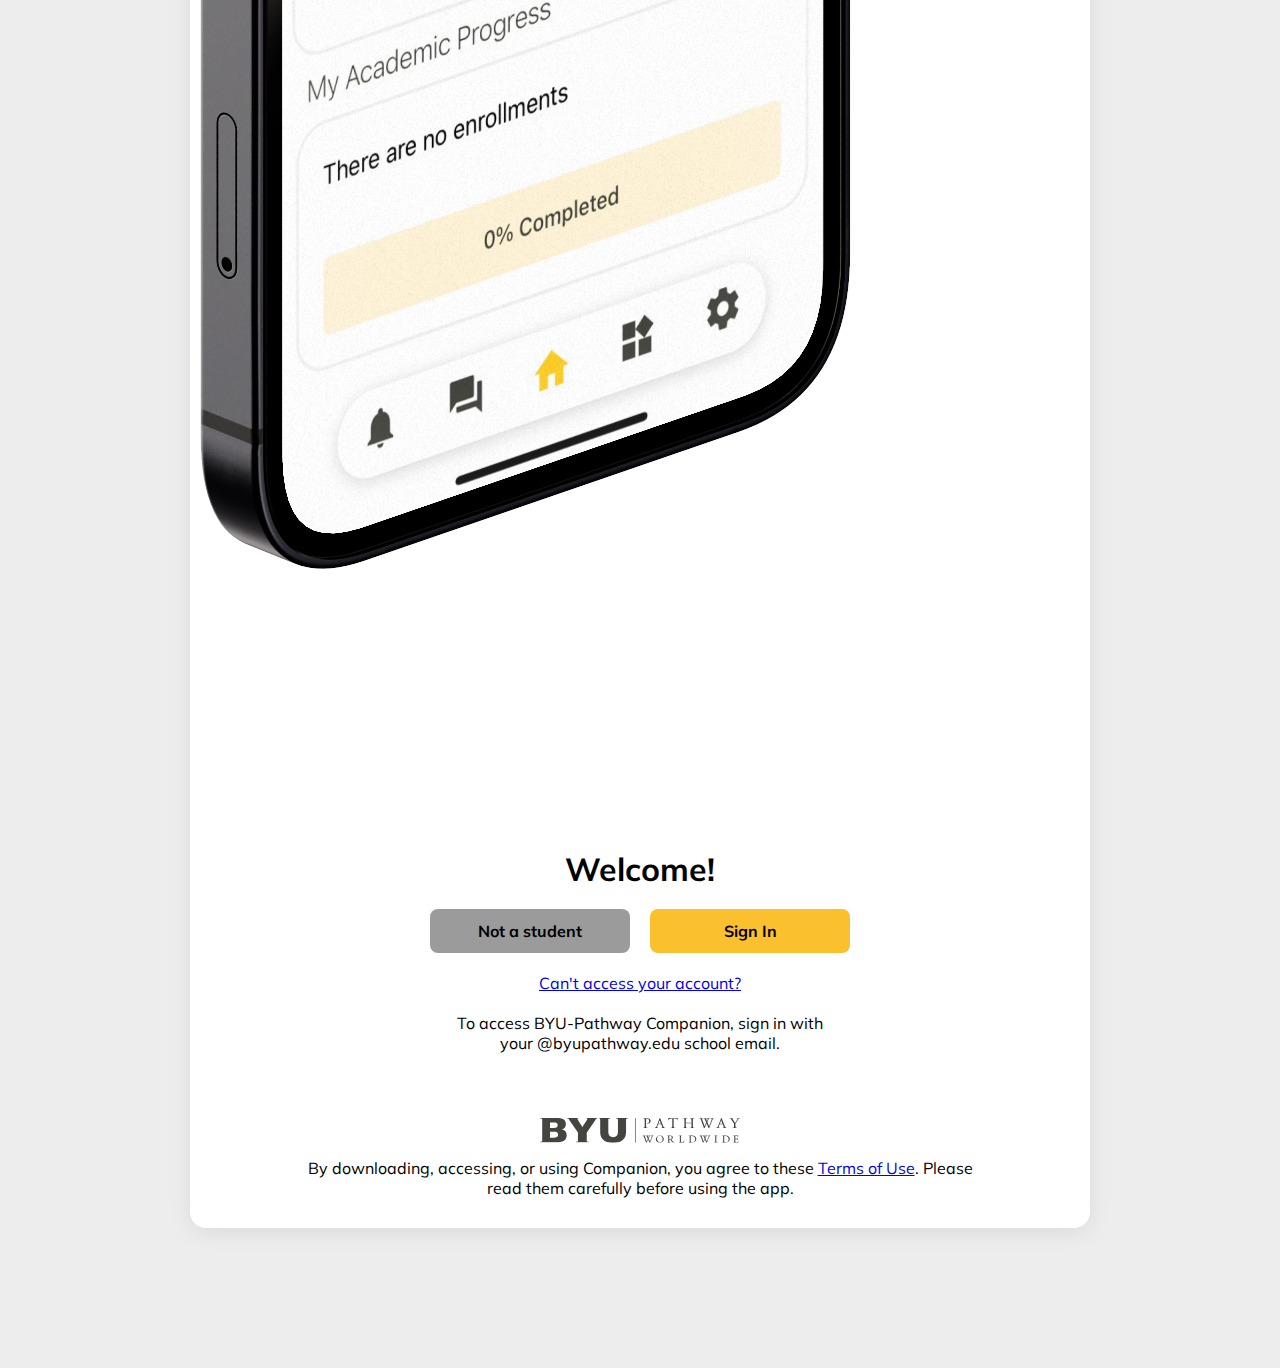
<file: signIn.html>
<!DOCTYPE html>
<html lang="en">

<head>
  <meta charset="UTF-8" />
  <meta name="viewport" content="width=device-width, initial-scale=1" />
  <title>Sign In</title>
  <link rel="icon" href="src/logos/favicon.ico" type="image/x-icon" />
    <link rel="stylesheet" href="CSS/style.css" />
    <script src="JS/script.js"></script>
  <link href="https://fonts.googleapis.com/icon?family=Material+Icons" rel="stylesheet" />
  <link href="https://fonts.googleapis.com/css2?family=Mulish:wght@400;700&display=swap" rel="stylesheet" />
</head>

<body class="signIn-body">
  <!-- Header and Navigation  -->
  <nav class="signIn-mobile-only">
    <div class="logo">
      <img src="src/logos/logo.svg" alt="Companion" />
    </div>
    <ul>
      <li>
        <a href="index.html">Sign In</a>
      </li>
      <li>
        <a href="downloadApp.html">Download App</a>
      </li>
      <li>
        <a href="#">Terms of Use</a>
      </li>
    </ul>
    <!--Hamburguer Menu-->
    <div class="hamburger" id="hamburger-menu">
      <span></span>
      <span></span>
      <span></span>
    </div>

  </nav>
  <main class="main sigIn-main">

    <div class="main-box  sigIn-main-box desktop-only">
    <div class="logo signIn-logo">
      <img src="./src/logos/logo.svg" alt="Companion Logo" />
    </div>
    <div class="signIn-download-desktop downloadApp-box">
      <img class="img-signIn" src="./src/ads/phone.png" alt="Download Companion App">
      <div class="border-box"></div>

      <div class="download-text signIn-download-text">

        <h2>Download the Companion App</h2>
        <p>Download now to access all the features designed to support your journey. Registration, academic center,
          job opportunities, notifications, and more.</p>
      </div>
      <div class="qr-box">
        <img src="./src/ads/qr-code.svg" alt="Companion app QR Code">
      </div>
    </div>

      <div class="signIn-welcomeBox">
        <h1 class="signIn-welcomeTitle">Welcome!</h1>
        <div class="signIn-Buttons">
          <button class="signIn-button nonStudentButton">Not a student</button>
          <a href="index.html"><button class="signIn-button">Sign In</button></a>
        </div>
        <a href="#">Can't access your account?</a>
        <p class="signIn-text">To access BYU-Pathway Companion, sign in with your @byupathway.edu school email.</p>
      </div>

      <div class="byu-logo-footer  signIn-desktop-only  footer-signIn-desktop-only">
        <img src="./src/logos/byu-logo-footer.svg" alt="BYU Pathway Worldwide" />
        <p>By downloading, accessing, or using Companion, you agree to these <a href="#">Terms of Use</a>. Please read
          them carefully before using the app.</p>
      </div>

    </div>

    <div class="main-box  sigIn-main-box signIn-mobile-only">
      <div class="signIn-welcomeBox">
        <h1 class="signIn-welcomeTitle">Welcome!</h1>
        <a href="index.html"><button class="signIn-button">Sign In</button></a>
        <a href="#">Can't access your account?</a>
        <p>To access BYU-Pathway Companion, sign in with your @byupathway.edu school email.</p>
      </div>
    </div>
    <div class="downloadApp-box signIn-mobile-only">

      <h2>Download the Companion App</h2>
      <div class="badgets-box">
        <img src="./src/badges/GetItOnGooglePlay_Badge_Web_color_English 1.svg" alt="Google Play Badge">
        <img src="./src/badges/Download_on_the_App_Store_Badge_US-UK_RGB_blk_092917 1.png" alt="App Store Badge">
      </div>

    </div>
    <footer class="signIn-footer  ">

      <div class="byu-logo-footer  signIn-mobile-only">
        <img src="./src/logos/byu-logo-footer.svg" alt="BYU Pathway Worldwide" />
        <p>By downloading, accessing, or using Companion, you agree to these <a href="#">Terms of Use</a>. Please read
          them carefully before using the app.</p>
      </div>

    </footer>
  </main>
</body>

</html>
</file>
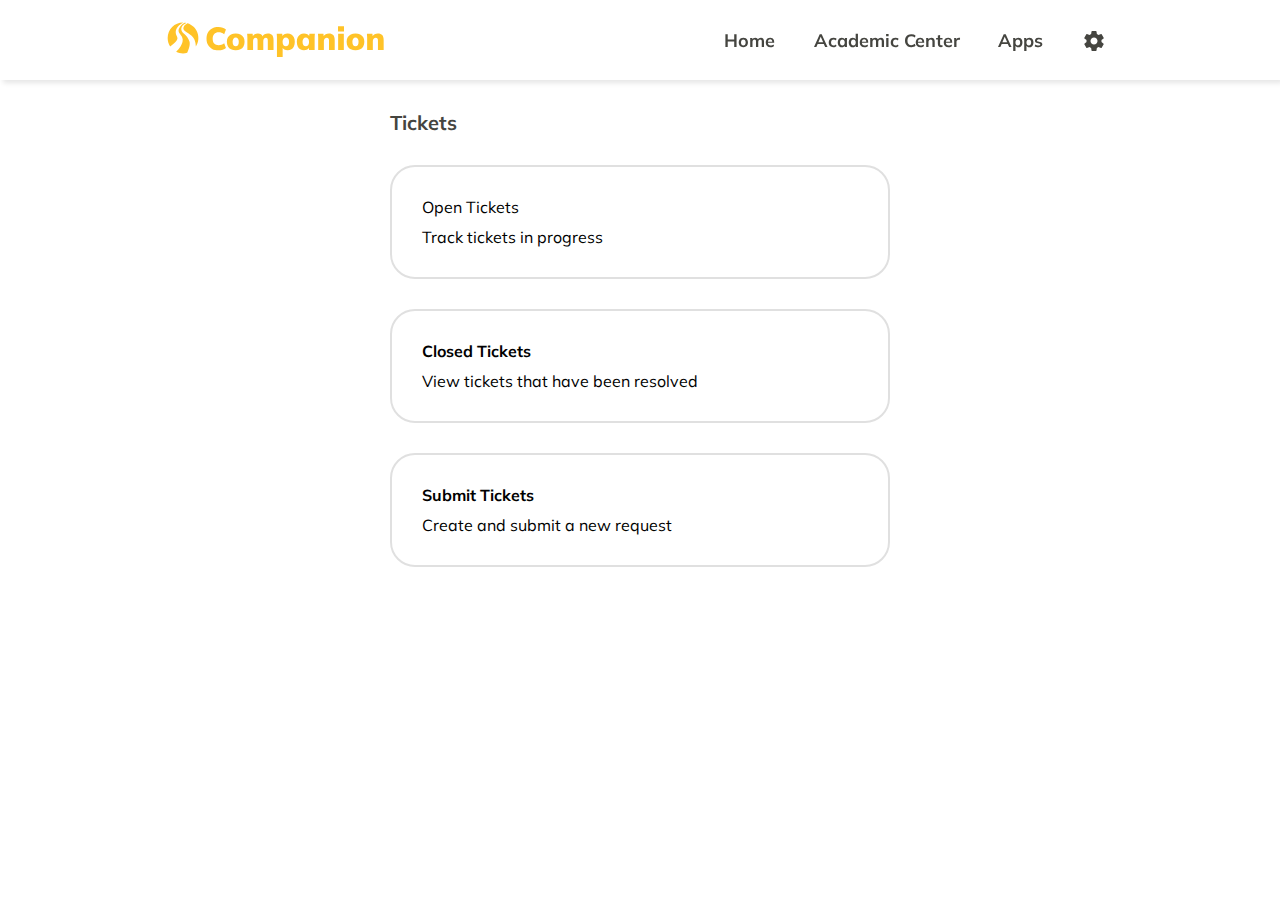
<file: tickets.html>
<!DOCTYPE html>
<html lang="en">

<head>
    <meta charset="UTF-8" />
    <meta name="viewport" content="width=device-width, initial-scale=1" />
    <title>Tickets</title>
    <link rel="icon" href="src/logos/favicon.ico" type="image/x-icon" />
    <link rel="stylesheet" href="CSS/style.css" />
    <script src="JS/script.js"></script>
    <link href="https://fonts.googleapis.com/icon?family=Material+Icons" rel="stylesheet" />
    <link href="https://fonts.googleapis.com/css2?family=Material+Symbols+Outlined" rel="stylesheet" />
    <link href="https://fonts.googleapis.com/css2?family=Mulish:wght@400;700&display=swap" rel="stylesheet" />

</head>

<body>

    <!-- Header and Navigation  -->
    <nav>
        <div class="logo">
            <a href="index.html"><img src="src/logos/logo.svg" alt="Companion" /></a>
        </div>
        <ul>
            <li>
                <a href="index.html">Home</a>
            </li>
            <li>
                <a href="academicCenter.html">Academic Center</a>
            </li>
            <li>
                <a href="apps.html">Apps</a>
            </li>
            <hr class="menu-hr">
            <li class="menu-hidden">
                <a href="profile.html">Profile</a>
            </li>
            <li class="menu-hidden">
                <a href="#">Account</a></li>
            <hr class="menu-hr">
            <li class="menu-hidden">
                <a href="signIn.html" class="alert">Sign Out</a></li>
            <li class="menu-hidden-mobile desktop-only">
                <a href="#" class="settings-menu"><span class="material-icons">settings</span></a>
            </li>
        </ul>
        <!--Hamburguer Menu-->
        <div class="hamburger" id="hamburger-menu">
            <span></span>
            <span></span>
            <span></span>
        </div>

    </nav>
    <div id="profileModal" class="modal">
        <div class="modal-content">
            <span class="close" id="closeProfileModal">&times;</span>

            <ul class="profile-options">
                <li>
                    <a href="profile.html"><span class="material-icons">account_circle</span> Edit Profile</a>
                </li>
                <li> 
                    <a href=""><span class="material-icons">settings</span> Settings</a>
                </li>
                <li><a href="signIn.html"><span class="material-symbols-outlined">logout</span> Sign Out</a></li>
            </ul>
        </div>
    </div>

    <main class="main">
        <div class="main-box">
        
            <div class="ticketsBox">
                   <div class="welcome">
   
        <p class="username">Tickets</p>
      </div>
                   
                <div class="openTickets">
                    <p>Open Tickets</p> 
                    <p>Track tickets in progress</p>
                </div>
                <div class="closedTickets">
                    <p>Closed Tickets</p> 
                    <p>View tickets that have been resolved</p>
                </div>
                <div class="submitTickets">
                    <p>Submit Tickets</p> 
                    <p>Create and submit a new request</p>
                </div>
            </div>
        </div>
        <footer></footer>
    </main>

</body>

</html>
</file>
<file: style.css>
* {
  margin: 0;
  padding: 0;
  font-size: 16px;
}

:root {
  --text: #454540;
  --alerts-red: #9e0000;
  --pw-gold: #fbc02d;
  --border-color: #e0e0e0;
  --main-bg: #fff;
}

body {
  min-height: 100vh;
  font-family: "Mulish", sans-serif;
  color: var(--text);
  /* debug color */
  /* background-color: #F3F3F3;  */
}

/* welcome message options */

.welcome,
.hellomessage,
.username {
  color: var(--text);
  font-size: 20px;
}

.welcome .hellomessage {
  font-weight: 400;
}

.welcome .username {
  font-weight: 700;
}

/* Configuration for sub headers in main box */
.subheaders {
  font-size: 18px;
  font-weight: 700;
}

/* alert messages */

/* .outageBanner {
    background-color: var(--secondary-color);
    width: 75%;
    margin: 0 auto; 
}

.knownIssuesBanner {
    background-color: var(--banner-yellow);
    color: var(--primary-color);
    width: 75%;
    margin: 0 auto; 
} */

.outageBanner {
  background-color: var(--secondary-color);
}

.knownIssuesBanner {
  background-color: var(--banner-yellow);
  color: var(--primary-color);
}

.outageBanner .material-icons {
  margin-right: 10px;
}

.knownIssuesBanner .material-icons {
  margin-right: 10px;
}

.app {
  border: 2px solid var(--app-border);
  background: var(--app-bg);
  color: var(--primary-color);
}

/* navigation bar styles */

nav {
  background-color: white;
  box-shadow: 3px 3px 5px rgba(0, 0, 0, 0.1);
  display: flex;
  align-items: center;
  justify-content: space-between;
  padding: 0 200px;
  height: 80px;
  position: relative;
}

nav ul {
  width: auto;
  list-style: none;
  display: flex;
  justify-content: flex-end;
  align-items: center;
  margin: 0;
  padding: 0;
}

nav a {
  height: 100%;
  text-decoration: none;
  display: flex;
  padding: 20px;
  align-items: center;
  color: var(--text);
}

nav li a {
  font-family: "Mulish", sans-serif;
  font-weight: 700;
  /* Use normal weight for text */
  display: flex;
  align-items: center;
  font-size: 20px;
  /* Adjust font size as needed */
}

nav li a .material-icons {
  font-weight: normal;
  /* Keep icons at normal weight */
  margin-right: 5px;
  /* Add space between icon and text */
}

nav li a:hover {
  background-color: var(--border-color);
  border-radius: 20px;
}

.logo {
  margin-left: 0;
}

/* invisible box that limits content to the center of the page */

.main {
  display: flex;
  flex-direction: column;
  align-items: center;
  width: 100%;
  padding-left: 0;
  padding-right: 0;
}

.main-box {
  width: 100%;
  max-width: 900px; /* Limit width of main box */
  /* margin-top: 20px; */
  display: flex;
  flex-direction: column;
  background-color: var(--main-bg);
  padding: 30px;
}

/* styles for the alerts */

.outageBanner {
  background-color: var(--alerts-red);
  height: 50px;
  display: flex;
  justify-content: left;
  align-items: center;
  padding-left: 20px;
  color: white;
  border-radius: 12px;
}

.knownIssuesBanner {
  background-color: var(--text);
  height: 50px;
  display: flex;
  justify-content: left;
  align-items: center;
  padding-left: 20px;
  color: white;
  border-radius: 12px;
}

.actionButton {
  display: flex;
  justify-content: flex-end;
  margin-left: auto;
  padding-right: 20px;
}

.actionButton a {
  color: #fff;
}

/* Apps buttons configuration */

.apps-row {
  display: flex;
  gap: 30px;
  margin-top: 20px;
}

.app {
  display: flex;
  flex-direction: column;
  align-items: center;
  gap: 5px;
  border: 2px solid #e0e0e0; /* Add border */
  border-radius: 20px; /* Optional: rounded corners */
  width: 150px; /* Set width */
  height: 150px; /* Set height for square shape */
  justify-content: center; /* Center content vertically */
  color: var(--text);
  font-weight: 700;
}

.apps-row :hover {
  cursor: pointer;
}

.app img {
  width: 75px;
  height: 75px;
}

.app p {
  text-align: center;
}

/* Modal styles */
.modal {
  display: none;
  position: fixed;
  z-index: 1000;
  left: 0;
  top: 0;
  width: 100%;
  height: 100%;
  overflow: auto;
  background: rgba(0, 0, 0, 0.4);
}

.modal-content {
  background: var(--main-bg);
  margin: 10% auto;
  padding: 30px 30px;
  border-radius: 12px;
  width: 300px;
  box-shadow: 0 4px 24px rgba(0, 0, 0, 0.15);
  position: relative;
  text-align: left;
}

.close {
  position: absolute;
  right: 24px;
  top: 12px;
  font-size: 28px;
  font-weight: bold;
  color: var(--text);
  cursor: pointer;
}

.profile-options {
  list-style: none;
  padding: 0;
  margin: 24px 0 0 0;
}

.profile-options li {
  margin: 16px 0;
}

.profile-options a {
  color: var(--text, #454540);
  text-decoration: none;
  font-weight: 600;
  font-size: 18px;
}

.profile-options li:last-child a {
  color: var(--alerts-red);
}

.profile-options hr {
  border: none;
  border-top: 1px solid #e0e0e0;
  margin: 12px 0;
}

footer {
  padding: 30px;
}

.ads {
  display: flex;
  justify-content: center;
  align-items: center;
  margin-top: 20px;
}
.ads img {
  width: 50%;
  height: auto;
  padding: 0;
  margin: 0;
}
/* Responsive styles */
@media (max-width: 1200px) {
  nav {
    padding: 0 60px;
  }
  .main-box {
    max-width: 90vw;
    padding: 20px;
  }
}

@media (max-width: 900px) {
  nav {
    flex-direction: column;
    align-items: flex-start;
    height: auto;
    padding: 0 8px;
  }
  nav ul {
    flex-direction: column;
    width: 100%;
    align-items: flex-start;
  }
  nav li a {
    font-size: 16px;
    padding: 12px 0;
    width: 100%;
    border-radius: 0;
  }
  .main-box {
    max-width: 90vw;
    padding: 12px;
  }
    .apps-row {
    gap: 10px;
    margin-top: 20px;
    display: grid;
    grid-template-columns: repeat(4, 1fr);
  }
  .apps-row :hover {
    cursor: pointer;
  }
  .app img,
  .app .material-icons {
    width: 48px;
    height: 48px;
  }
  footer {
    padding: 16px;
    font-size: 14px;
  }
}

@media (max-width: 600px) {
  nav {
    flex-direction: column;
    align-items: flex-start;
    height: auto;
    padding: 0 8px;
  }
  nav ul {
    flex-direction: column;
    width: 100%;
    align-items: flex-start;
  }
  nav li a {
    font-size: 16px;
    padding: 12px 0;
    width: 100%;
    border-radius: 0;
  }
  .main-box {
    max-width: 80vw;
    padding: 6px;
  }
  .apps-row {
    gap: 10px;
    margin-top: 20px;
    display: grid;
    grid-template-columns: repeat(2, 1fr);
  }
  .apps-row :hover {
    cursor: pointer;
  }
  .app img,
  .app .material-icons {
    width: 48px;
    height: 48px;
  }
  footer {
    padding: 16px;
    font-size: 14px;
  }
}

/* Hide hamburger by default */
.hamburger {
  display: none;
  flex-direction: column;
  justify-content: center;
  cursor: pointer;
  width: 32px;
  height: 32px;
  gap: 6px;
  z-index: 1100;
}

.hamburger span {
  display: block;
  height: 4px;
  width: 100%;
  background: var(--text);
  border-radius: 2px;
  transition: 0.3s;
}

  .hamburger {
    display: flex;
  }
  nav ul {
    display: none;
    flex-direction: column;
    width: 100%;
    background: white;
    position: absolute;
    top: 80px; /* Adjust if your nav height changes */
    left: 0;
    box-shadow: 0 4px 16px rgba(0,0,0,0.08);
    z-index: 1000;
  }
  nav ul.active {
    display: flex;
  }
}
</file>
<file: CSS/style.css>
* {
	margin: 0;
	padding: 0;
	font-size: 1rem;
	-webkit-box-sizing: border-box;
	box-sizing: border-box;
	font-family: "Mulish", sans-serif;
}

:root {
	--text: #454540;
	--alerts-red: #9e0000;
	--pw-gold: #fbc02d;
	--border-color: #e0e0e0;
	--main-bg: #fff;
	--second-bg: #ededed;
}

html,
body {
	overflow-x: hidden;
}

h1 {
	font-size: 2em;
}

h2,
.profile-options a,
nav li a {
	font-size: 1.125rem;
}

.outageBanner p,
.knownIssuesBanner p,
.actionButton a,
.apps-row p,
.service-card p,
.progress-bar-text,
.signIn-footer {
	font-size: 0.875rem;
}

.welcome .username,
.subheaders,
.app,
.service-card .openTickets p:first-child,
.closedTickets p:first-child,
.submitTickets p:first-child,
.university-title,
.total-credits,
.progress-bar-text,
.signIn-button,
.ac-web-button,
.profile-update-button,
nav li a {
	font-weight: 700;
}




/*Body*/

body::after {
  content: ''; 
  position: fixed;
  top: 0;
  left: 0;
  width: 100vw;
  height: 100vh;
  -webkit-backdrop-filter: blur(6px);
          backdrop-filter: blur(6px);
  background-color: rgba(0, 0, 0, 0.3);
  opacity: 0;
  -webkit-transition: opacity 0.3s ease;
  -o-transition: opacity 0.3s ease;
  transition: opacity 0.3s ease;
  z-index: 10;
  pointer-events: none;

}

body.menu-open::after {
  opacity: 1;
  pointer-events: auto;
}

body.menu-open {
  overflow:hidden; 
}


/*Navigation*/
nav {
  background-color: white;
  -webkit-box-shadow: 3px 3px 5px rgba(0, 0, 0, 0.1);
          box-shadow: 3px 3px 5px rgba(0, 0, 0, 0.1);
  display: -webkit-box;
  display: -ms-flexbox;
  display: flex;
  -webkit-box-align: center;
      -ms-flex-align: center;
          align-items: center;
  -webkit-box-pack: justify;
      -ms-flex-pack: justify;
          justify-content: space-between;
  padding: 0 20px;
  height: 80px;
  position: relative;
  width: 100%;
}


nav ul {
  list-style: none;
  -webkit-box-orient: vertical;
  -webkit-box-direction: normal;
      -ms-flex-direction: column;
          flex-direction: column;
  gap: 20px;
  position: fixed;
  top: 0;
  right: 0;
  height: 100vh;
  width: 250px;
  max-width: 300px;
  background-color: white;
  padding: 100px 20px 20px;
  z-index: 11;
  -webkit-transform: translateX(100%);
      -ms-transform: translateX(100%);
          transform: translateX(100%);
  -webkit-transition: -webkit-transform 0.4s ease-in-out;
  transition: -webkit-transform 0.4s ease-in-out;
  -o-transition: transform 0.4s ease-in-out;
  transition: transform 0.4s ease-in-out;
  transition: transform 0.4s ease-in-out, -webkit-transform 0.4s ease-in-out;
  -webkit-box-shadow: -4px 0 10px rgba(0, 0, 0, 0.1);
          box-shadow: -4px 0 10px rgba(0, 0, 0, 0.1);
}

nav ul.active {
  -webkit-transform: translateX(0);
      -ms-transform: translateX(0);
          transform: translateX(0);
}


nav li a {
  position: relative;
  display: inline-block;
  font-weight: 700;
  font-size: 1.125rem; /* 18px */
  color: var(--text);
  text-decoration: none;
  padding: 10px 5px;
  transition: color 0.3s ease;
}

nav li a::after {
  content: "";
  position: absolute;
  bottom: 0;
  left: 0;
  width: 0%;
  height: 3px;
  background-color: var(--pw-gold);
  transition: width 0.4s ease-in-out;
  border-radius: 2px;
}

nav li a:hover::after {
  width: 100%;
}




nav li{
  text-align: right;
}

nav ul hr {
  width: 50%;
  margin: 20px 0 20px auto;
}


.alert {
  color: var(--alerts-red);
}


.hamburger {
	display: -webkit-box;
	display: -ms-flexbox;
	display: flex;
	-webkit-box-orient: vertical;
	-webkit-box-direction: normal;
	-ms-flex-direction: column;
	flex-direction: column;
	-webkit-box-pack: center;
	-ms-flex-pack: center;
	justify-content: center;
	width: 30px;
	height: 24px;
	position: relative;
	z-index: 20;
}

.hamburger span {
	position: absolute;
	left: 0;
	width: 100%;
	height: 3px;
	background: var(--text);
	border-radius: 3px;
	-webkit-transition: all 0.4s ease-in-out;
	-o-transition: all 0.4s ease-in-out;
	transition: all 0.4s ease-in-out;
}

.hamburger span:nth-child(1) {
	top: 0;
}

.hamburger span:nth-child(2) {
	top: 10px;
}

.hamburger span:nth-child(3) {
	top: 20px;
}

.hamburger.open span:nth-child(1) {
	-webkit-transform: rotate(45deg);
	-ms-transform: rotate(45deg);
	transform: rotate(45deg);
	top: 10px;
}

.hamburger.open span:nth-child(2) {
	opacity: 0;
}

.hamburger.open span:nth-child(3) {
	-webkit-transform: rotate(-45deg);
	-ms-transform: rotate(-45deg);
	transform: rotate(-45deg);
	top: 10px;
}

/*Index.html*/

.welcome,
.hellomessage,
.username {
	color: var(--text);
	font-size: 1.25rem;
}

.welcome .hellomessage {
	font-weight: 400;
}


.title-apps {
	text-align: center;
}

.outageBanner,
.knownIssuesBanner {
	display: -webkit-box;
	display: -ms-flexbox;
	display: flex;
	-webkit-box-pack: left;
	-ms-flex-pack: left;
	justify-content: left;
	-webkit-box-align: center;
	-ms-flex-align: center;
	align-items: center;
	height: 50px;
	padding-left: 20px;
	color: white;
	border-radius: 12px;
}

@-moz-document url-prefix() {

	.outageBanner,
	.knownIssuesBanner {
		margin-top: 10px;
	}
}


.knownIssuesBanner {
	background-color: var(--text);
}

.outageBanner {
  background-color: var(--alerts-red);
}

.outageBanner .material-icons,
.knownIssuesBanner .material-icons {
	margin-right: 10px;
}

.app {
	border: 2px solid var(--app-border);
	background: var(--app-bg);
	color: var(--primary-color);
}

.logo img {
	height: 40px;
}

.main {
	display: -webkit-box;
	display: -ms-flexbox;
	display: flex;
	-webkit-box-orient: vertical;
	-webkit-box-direction: normal;
	-ms-flex-direction: column;
	flex-direction: column;
	-webkit-box-align: center;
	-ms-flex-align: center;
	align-items: center;
	width: 100%;
	margin: 0 auto;
}

.main-box {
	width: 100%;
	max-width: 900px;
	display: -webkit-box;
	display: -ms-flexbox;
	display: flex;
	-webkit-box-orient: vertical;
	-webkit-box-direction: normal;
	-ms-flex-direction: column;
	flex-direction: column;

	padding: 30px;
	margin: 0 auto;
}

.actionButton {
	display: -webkit-box;
	display: -ms-flexbox;
	display: flex;
	-webkit-box-pack: end;
	-ms-flex-pack: end;
	justify-content: flex-end;
	margin-left: auto;
	padding-right: 20px;
}

.actionButton a {
	color: #fff;
}

.apps-row {
	display: -webkit-box;
	display: -ms-flexbox;
	display: flex;
	-webkit-box-orient: horizontal;
	-webkit-box-direction: normal;
	-ms-flex-direction: row;
	flex-direction: row;
	-ms-flex-wrap: wrap;
	flex-wrap: wrap;
	-webkit-box-pack: center;
	-ms-flex-pack: center;
	justify-content: center;
	-webkit-box-align: start;
	-ms-flex-align: start;
	align-items: flex-start;
	-ms-flex-line-pack: center;
	align-content: center;
	gap: 30px;
	margin-top: 20px;
	max-width: 512px;
	width: 100%;
}

.academic-services {
	margin-top: 5vh;
}

.app {
	display: -webkit-box;
	display: -ms-flexbox;
	display: flex;
	-webkit-box-orient: vertical;
	-webkit-box-direction: normal;
	-ms-flex-direction: column;
	flex-direction: column;
	-webkit-box-align: center;
	-ms-flex-align: center;
	align-items: center;
	-webkit-box-pack: center;
	-ms-flex-pack: center;
	justify-content: center;
	gap: 5px;
	border: 2px solid #e0e0e0;
	border-radius: 20px;
	width: 150px;
	height: 150px;
	color: var(--text);

}

.apps-row :hover {
	cursor: pointer;
}

.app img,
.service-card img {
	width: 60px;
	height: 60px;
}

.app p {
	text-align: center;
}

footer {
	padding: 30px;
}

.ads {
	display: -webkit-box;
	display: -ms-flexbox;
	display: flex;
	-webkit-box-pack: center;
	-ms-flex-pack: center;
	justify-content: center;
	-webkit-box-align: center;
	-ms-flex-align: center;
	align-items: center;
	margin-top: 20px;
}

.ads img {
	width: 50%;
	height: auto;
	padding: 0;
	margin: 0;
}

/*Apps.html*/
.app-link {
	text-decoration: none;
	color: inherit;
	display: inline-block;
}

.app-link .app:hover {
	-webkit-box-shadow: 0 4px 16px rgba(0, 0, 0, 0.1);
	box-shadow: 0 4px 16px rgba(0, 0, 0, 0.1);
	cursor: pointer;
}

.services-grid {
	display: -webkit-box;
	display: -ms-flexbox;
	display: flex;
	-webkit-box-orient: vertical;
	-webkit-box-direction: normal;
	-ms-flex-direction: column;
	flex-direction: column;
	gap: 20px;
	margin-top: 5vh;
}

.service-card {
	display: -webkit-box;
	display: -ms-flexbox;
	display: flex;
	-ms-flex-line-pack: center;
	align-content: center;
	-webkit-box-align: center;
	-ms-flex-align: center;
	align-items: center;
	gap: 20px;
	border: 2px solid #e0e0e0;
	border-radius: 20px;
	color: var(--text);
	padding: 20px;
}

.services-text :nth-child(2) {
	font-weight: normal;
	margin-top: 5px;
}

.section-divider {
	border: none;
	height: 2px;
	background-color: var(--second-bg);
	margin: 50px 0;
	display: block;
}

/*Sign In html*/

.main.sigIn-main {
	min-height: 100vh;
	display: -webkit-box;
	display: -ms-flexbox;
	display: flex;
	-webkit-box-orient: vertical;
	-webkit-box-direction: normal;
	-ms-flex-direction: column;
	flex-direction: column;
	-webkit-box-align: center;
	-ms-flex-align: center;
	align-items: center;
	padding: 40px 20px;
	-webkit-box-sizing: border-box;
	box-sizing: border-box;
	text-align: center;
}

.sigIn-main-box {
	width: 100%;
	max-width: 400px;
	padding: 30px;
	border-radius: 16px;
	-webkit-box-shadow: 0 4px 24px rgba(0, 0, 0, 0.08);
	box-shadow: 0 4px 24px rgba(0, 0, 0, 0.08);
	-webkit-box-sizing: border-box;
	box-sizing: border-box;
	background-color: var(--main-bg);
}

.signIn-welcomeBox,
.downloadApp-box {
	display: -webkit-box;
	display: -ms-flexbox;
	display: flex;
	-webkit-box-orient: vertical;
	-webkit-box-direction: normal;
	-ms-flex-direction: column;
	flex-direction: column;
	gap: 20px;
	-webkit-box-align: center;
	-ms-flex-align: center;
	align-items: center;
}

.downloadApp-box {
	margin-top: 5vh;
}


.signIn-button,
.ac-web-button,
.profile-update-button {
	background-color: var(--pw-gold);
	padding: 12px 20px;
	gap: 10px;
	width: 200px;
	height: 44px;
	border-radius: 8px;
	border: none;
}

.badgets-box {
	display: -webkit-box;
	display: -ms-flexbox;
	display: flex;
	-webkit-box-orient: horizontal;
	-webkit-box-direction: normal;
	-ms-flex-direction: row;
	flex-direction: row;
	gap: 20px;
	-webkit-box-pack: center;
	-ms-flex-pack: center;
	justify-content: center;
}

.signIn-footer {
	text-align: center;
	padding: 20px;
	color: var(--text);
	max-width: 600px;
	margin: 40px auto 20px;
	line-height: 1.4;
}

.byu-logo-footer img {
	width: 200px;
	margin-bottom: 10px;
}

.signIn-body {
	background-color: var(--second-bg);
}

.submitted-requests {
	display: none;
}

.modal {
	display: none;
}

button {
	cursor: pointer;
}

/*Download.html*/
.download-box {
	background-color: var(--main-bg);
	display: -webkit-box;
	display: -ms-flexbox;
	display: flex;
	-webkit-box-orient: vertical;
	-webkit-box-direction: normal;
	-ms-flex-direction: column;
	flex-direction: column;
	-webkit-box-align: center;
	-ms-flex-align: center;
	align-items: center;
	gap: 20px;
}

.download-text h2 {
	font-size: larger;
}

.download-text {
	display: -webkit-box;
	display: -ms-flexbox;
	display: flex;
	-webkit-box-orient: vertical;
	-webkit-box-direction: normal;
	-ms-flex-direction: column;
	flex-direction: column;
	gap: 10px;
	text-align: left;
	max-width: 300px;
}

.badges-box {
	margin-top: 10px;
	display: -webkit-box;
	display: -ms-flexbox;
	display: flex;
	-webkit-box-orient: horizontal;
	-webkit-box-direction: normal;
	-ms-flex-direction: row;
	flex-direction: row;
	gap: 20px;
}

.body-download {
	background-color: var(--second-bg);
}

.main-box-download {
	background-color: var(--main-bg);
}

.desktop-only {
	display: none;
}

/*Tickets.html*/

.ticketsBox {
	display: -webkit-box;
	display: -ms-flexbox;
	display: flex;
	-webkit-box-orient: vertical;
	-webkit-box-direction: normal;
	-ms-flex-direction: column;
	flex-direction: column;
	gap: 30px;
}


.openTickets,
.closedTickets,
.submitTickets {
	display: -webkit-box;
	display: -ms-flexbox;
	display: flex;
	-webkit-box-orient: vertical;
	-webkit-box-direction: normal;
	-ms-flex-direction: column;
	flex-direction: column;
	gap: 10px;

	border: 2px solid var(--border-color);
	padding: 30px;
	border-radius: 25px;
}

/*AcademicCenter.html*/

.loading-box {
	margin-top: 20px;
	text-align: center;
}

.loading-screen {
	margin-top: 10px;
	padding: 20px;
}

.spinner {
	width: 36px;
	height: 36px;
	border: 5px solid #ffe4a1;
	margin: 0 auto;
	border-bottom-color: var(--pw-gold);
	border-radius: 50%;
	display: inline-block;
	-webkit-box-sizing: border-box;
	box-sizing: border-box;
	-webkit-animation: rotation 1s linear infinite;
	animation: rotation 1s linear infinite;
}

@-webkit-keyframes rotation {
	0% {
		-webkit-transform: rotate(0deg);
		transform: rotate(0deg);
	}

	100% {
		-webkit-transform: rotate(360deg);
		transform: rotate(360deg);
	}
}

@keyframes rotation {
	0% {
		-webkit-transform: rotate(0deg);
		transform: rotate(0deg);
	}

	100% {
		-webkit-transform: rotate(360deg);
		transform: rotate(360deg);
	}
}

/*Academic Progress.html*/

.ac-container {
	min-width: 300px;
	display: -webkit-box;
	display: -ms-flexbox;
	display: flex;
	-webkit-box-align: center;
	-ms-flex-align: center;
	align-items: center;
	-webkit-box-orient: vertical;
	-webkit-box-direction: normal;
	-ms-flex-direction: column;
	flex-direction: column;
}

.ac-progress-box {
	margin-top: 20px;
	display: -webkit-box;
	display: -ms-flexbox;
	display: flex;
	-webkit-box-orient: vertical;
	-webkit-box-direction: normal;
	-ms-flex-direction: column;
	flex-direction: column;
	gap: 20px;
	width: 365px;
	border: 3px solid var(--second-bg);
	border-radius: 16px;
	padding: 15px;
}

.ac-name-credits {
	display: -webkit-box;
	display: -ms-flexbox;
	display: flex;
	-webkit-box-orient: horizontal;
	-webkit-box-direction: normal;
	-ms-flex-direction: row;
	flex-direction: row;
	-webkit-box-pack: justify;
	-ms-flex-pack: justify;
	justify-content: space-between;
}

.ac-progress-bar-box {
	position: relative;
	height: 35px;
	background-color: #ffe5cc;
	border-radius: 2px;
	overflow: hidden;
	-webkit-box-shadow: inset 0 0 0 2px #ffd9b3;
	box-shadow: inset 0 0 0 2px #ffd9b3;
}

.ac-progress-bar {
	height: 100%;
	background-color: var(--pw-gold);
	-webkit-transition: width 0.5s ease-in-out;
	-o-transition: width 0.5s ease-in-out;
	transition: width 0.5s ease-in-out;
}

.progress-bar-text {
	position: absolute;
	top: 0;
	left: 0;
	height: 100%;
	width: 100%;
	text-align: center;
	line-height: 24px;
	margin-top: 5px;
	pointer-events: none;
}

.ac-container {
	min-width: 300px;
}

.ac-content-description {
	line-height: 24px;
}

/*Profile.html*/

.form-container {
	max-width: 350px;
	margin: 40px auto;
	background-color: #fff;
	padding: 20px;
	border-radius: 10px;
	-webkit-box-shadow: 0 4px 24px rgba(0, 0, 0, 0.08);
	box-shadow: 0 4px 24px rgba(0, 0, 0, 0.08);
}

.form-container h2 {
	text-align: center;
	margin-bottom: 15px;
}

.form-group {
	margin: 15px 0;
}

.form-group label {
	display: block;
	margin-bottom: 5px;
	font-weight: bold;
}

.form-group input,
.form-group select {
	width: 100%;
	padding: 8px;
	border: 1px solid var(--second-bg);
	border-radius: 8px;
	-webkit-box-sizing: border-box;
	box-sizing: border-box;
}

.form-group input[type="submit"] {
	background-color: var(--pw-gold);
	border: none;
	cursor: pointer;
	-webkit-transition: background-color 0.3s ease;
	-o-transition: background-color 0.3s ease;
	transition: background-color 0.3s ease;
}

.form-group input[type="submit"]:hover {
	background-color: #ecb52a;
}

.phone-input-group {
	display: -webkit-box;
	display: -ms-flexbox;
	display: flex;
	gap: 10px;
	-webkit-box-align: center;
	-ms-flex-align: center;
	align-items: center;
	margin-top: 5px;
}

.phone-input-group select,
.phone-input-group input {
	padding: 10px;
	border: 1px solid var(--border-color);
	border-radius: 8px;
}

.phone-input-group select {
	max-width: 120px;
}

.phone-input-group input {
	-webkit-box-flex: 1;
	-ms-flex: 1;
	flex: 1;
}

.material-icons .profile-icon {
	font-size: 53px;
}

.form-header {
	display: -webkit-box;
	display: -ms-flexbox;
	display: flex;
	-webkit-box-orient: vertical;
	-webkit-box-direction: normal;
	-ms-flex-direction: column;
	flex-direction: column;
	-webkit-box-align: center;
	-ms-flex-align: center;
	align-items: center;
}

.alert.required {
	font-size: 0.75rem;
}
/*Media Queries*/

/*Mobile max-width 400px*/
@media (max-width: 400px) {

	/*Index & Apps.html*/
	.app {
		width: 100px;
		height: 100px;
	}

	.apps-row p {
		font-size: 0.8125rem;
	}

	.app img,
	.services-grid img {
		width: 40px;
		height: 40px;
	}

	.outageBanner p,
	.knownIssuesBanner p,
	.actionButton a {
		font-size: 0.75rem;
	}

	.hamburger {
		width: 24px;
		height: 18px;
	}

	.hamburger span:nth-child(1) {
		top: 0;
	}

	.hamburger span:nth-child(2) {
		top: 7px;
	}

	.hamburger span:nth-child(3) {
		top: 14px;
	}


	.service-card {
		gap: 15px;
		padding: 15px;
	}

	.service-card p {
		font-size: clamp(0.8125rem, 3vw, 1rem);
	}

	/*SignIn.html*/
	.main.sigIn-main {
		-webkit-box-pack: center;
		-ms-flex-pack: center;
		justify-content: center;
	}

	.menu-hidden-mobile {
		display: none;
	}

	.modal {
		display: none;
	}

	.download-text {
		text-align: left;
	}

	.desktop-only {
		display: none;
	}

	.ac-progress-box {
		width: 325px;
	}
}

/*Mobile and tablet min width 600px*/
@media (min-width: 600px) {
  /*Apps.html*/
	.services-grid {
		-ms-flex-wrap: wrap;

		flex-wrap: wrap;
		-webkit-box-pack: center;
		-ms-flex-pack: center;
		justify-content: center;
		-webkit-box-orient: horizontal;
		-webkit-box-direction: normal;
		-ms-flex-direction: row;
		flex-direction: row;
	}

	.service-card {
		width: 300px;
	}

	.index-services-main .subheaders,
	.knownIssuesBanner {
		margin-bottom: clamp(1.25rem, 2vh, 2.5rem);
	}

  /*Modal*/
	.modal {
		display: none;
	}
 /*Tickets.html*/
	.ticketsBox {
		width: 500px;
		margin: 0 auto;
	}
}
/*Tablets*/
@media (min-width: 600px) and (max-width: 899px) {
	.modal {
		display: none;
	}

	.apps-services-main {
		display: -webkit-box;
		display: -ms-flexbox;
		display: flex;
		-webkit-box-orient: vertical;
		-webkit-box-direction: normal;
		-ms-flex-direction: column;
		flex-direction: column;
		-webkit-box-align: center;
		-ms-flex-align: center;
		align-items: center;
		-webkit-box-pack: center;
		-ms-flex-pack: center;
		justify-content: center;
	}

	.submitted-requests {
		display: block;
	}

	.index-services-main .apps-row {
		display: -webkit-box;
		display: -ms-flexbox;
		display: flex;
		-webkit-box-pack: center;
		-ms-flex-pack: center;
		justify-content: center;
		-ms-flex-wrap: wrap;
		flex-wrap: wrap;
		margin: 0 auto;
		max-width: 600px;
	}

	.ac-container {
		display: -webkit-box;
		display: -ms-flexbox;
		display: flex;
		-webkit-box-orient: horizontal;
		-webkit-box-direction: normal;
		-ms-flex-direction: row;
		flex-direction: row;
		-webkit-box-pack: justify;
		-ms-flex-pack: justify;
		justify-content: space-between;
		-ms-flex-wrap: wrap;
		flex-wrap: wrap;
	}

	.ac-progress-box {
		width: 350px;
	}
}
/*Desktop*/
@media (min-width: 900px) {
	.mobile-only {
		display: none;
	}

	.desktop-only {
		display: -webkit-box;
		display: -ms-flexbox;
		display: flex;
	}

	nav {
		-ms-flex-pack: distribute;
		justify-content: space-around;
		padding: 0;
	}

	nav ul {
		display: -webkit-box;
		display: -ms-flexbox;
		display: flex;
		-webkit-box-orient: horizontal;
		-webkit-box-direction: normal;
		-ms-flex-direction: row;
		flex-direction: row;
		position: static;
		height: 0;
		min-width: 400px;
		padding: 0;
		-webkit-transform: none;
		-ms-transform: none;
		transform: none;
		-webkit-box-shadow: none;
		box-shadow: none;
		-webkit-transition: none;
		-o-transition: none;
		transition: none;
		-ms-flex-line-pack: center;
		align-content: center;
		-webkit-box-align: center;
		-ms-flex-align: center;
		align-items: center;
		padding: 0;
		-ms-flex-pack: distribute;
		justify-content: space-around;
	}

	nav li {
		text-align: start;
	}

	.hamburger {
		display: none;
	}

	.apps-row {
		gap: 20px;
		max-width: 900px;
	}

	.submitted-requests {
		display: block;
	}

	.academic-services {
		margin-top: clamp(40px, 2vh, 60px);
	}

	.menu-hidden,
	.menu-hr {
		display: none;
	}

	.settings-menu {
		margin-top: 6px;
	}

	/* Modal styles */
	.modal {
		display: none;
		position: fixed;
		z-index: 1000;
		left: 0;
		top: 0;
		width: 100%;
		height: 100%;
		overflow: auto;
		background: rgba(0, 0, 0, 0.4);
	}

	.modal-content {
		background: var(--main-bg);
		margin: 10% auto;
		padding: 30px 30px;
		border-radius: 12px;
		width: 240px;
		-webkit-box-shadow: 0 4px 24px rgba(0, 0, 0, 0.15);
		box-shadow: 0 4px 24px rgba(0, 0, 0, 0.15);
		position: relative;
		text-align: left;
	}

	.modal-content p {
		font-size: 1.5rem;
		font-weight: bold;
	}

	.close {
		position: absolute;
		right: 24px;
		top: 12px;
		font-size: 1.75rem;
		font-weight: bold;
		color: var(--text);
		cursor: pointer;
	}

	/*Profile.html*/
	.profile-options {
		list-style: none;
		padding: 0;
		margin: 24px 0 0 0;
	}

	.profile-options li {
		margin-top: 24px;
	}

	.profile-options a {
		color: var(--text, #454540);
		text-decoration: none;
		font-weight: 600;
		display: -webkit-box;
		display: -ms-flexbox;
		display: flex;
		gap: 15px;
	}

	.profile-options li:last-child a {
		color: var(--alerts-red);
	}

	.profile-options hr {
		border: none;
		border-top: 1px solid #e0e0e0;
		margin: 12px 0;
	}

	.signIn-mobile-only {
		display: none;
	}

	.sigIn-main-box {
		max-width: 900px;
		gap: 20px;
	}

	.signIn-download-desktop {
		display: -webkit-box;
		display: -ms-flexbox;
		display: flex;
		-webkit-box-orient: horizontal;
		-webkit-box-direction: normal;
		-ms-flex-direction: row;
		flex-direction: row;
		-webkit-box-pack: center;
		-ms-flex-pack: center;
		justify-content: center;
		-webkit-box-align: center;
		-ms-flex-align: center;
		align-items: center;
	}

	.download-text h2 {
		font-size: larger;
	}

	.border-box {
		position: absolute;
		width: 644px;
		height: 170px;
		border: 3px solid var(--second-bg);
		border-radius: 16px;
		-webkit-box-align: start;
		-ms-flex-align: start;
		align-items: flex-start;
		z-index: 0;
	}

	.img-signIn {
		position: relative;
		z-index: 1;
	}

	.border-box-ac {
		width: 600px;
	}

	.nonStudentButton {
		background-color: #9b9b9b;
	}

	.signIn-Buttons {
		display: -webkit-box;
		display: -ms-flexbox;
		display: flex;
		gap: 20px;
	}

	.signIn-logo {
		text-align: left;
	}

	.signIn-text {
		max-width: 400px;
	}

	.footer-signIn-desktop-only {
		display: -webkit-box;
		display: -ms-flexbox;
		display: flex;
		-webkit-box-orient: vertical;
		-webkit-box-direction: normal;
		-ms-flex-direction: column;
		flex-direction: column;
		-webkit-box-align: center;
		-ms-flex-align: center;
		align-items: center;
		gap: 5px;
	}

	.footer-signIn-desktop-only p {
		max-width: 700px;
	}

	.footer-signIn-desktop-only {
		margin-top: 5vh;
	}

	/*Apps.html*/
	.ac-container {
		display: -webkit-box;
		display: -ms-flexbox;
		display: flex;
		-webkit-box-orient: horizontal;
		-webkit-box-direction: normal;
		-ms-flex-direction: row;
		flex-direction: row;
		width: 865px;
		gap: 20px;
		-ms-flex-wrap: wrap;
		flex-wrap: wrap;
	}

	.ac-progress-box {
		margin-top: 20px;
		display: -webkit-box;
		display: -ms-flexbox;
		display: flex;
		-webkit-box-orient: vertical;
		-webkit-box-direction: normal;
		-ms-flex-direction: column;
		flex-direction: column;
		gap: 20px;
		width: 400px;
		border: 3px solid var(--second-bg);
		border-radius: 16px;
		padding: 15px;
	}
}
</file>
